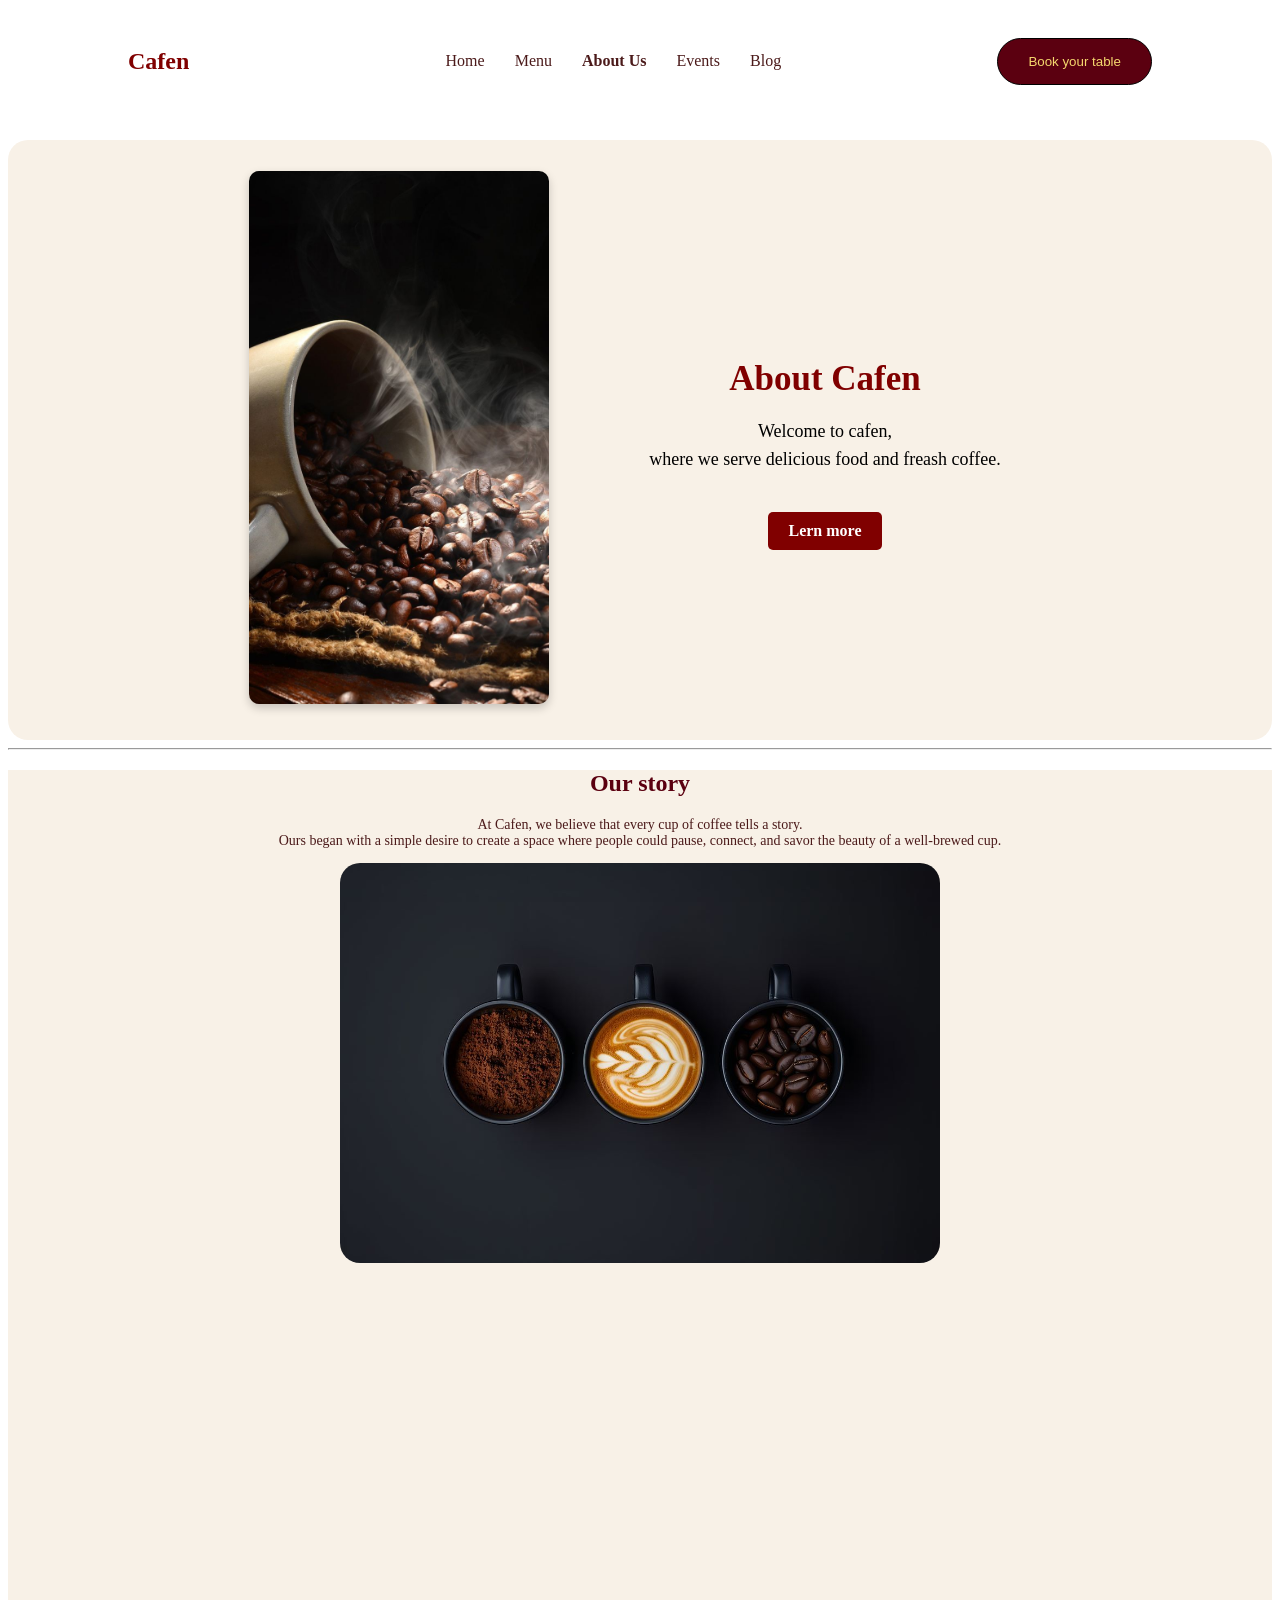
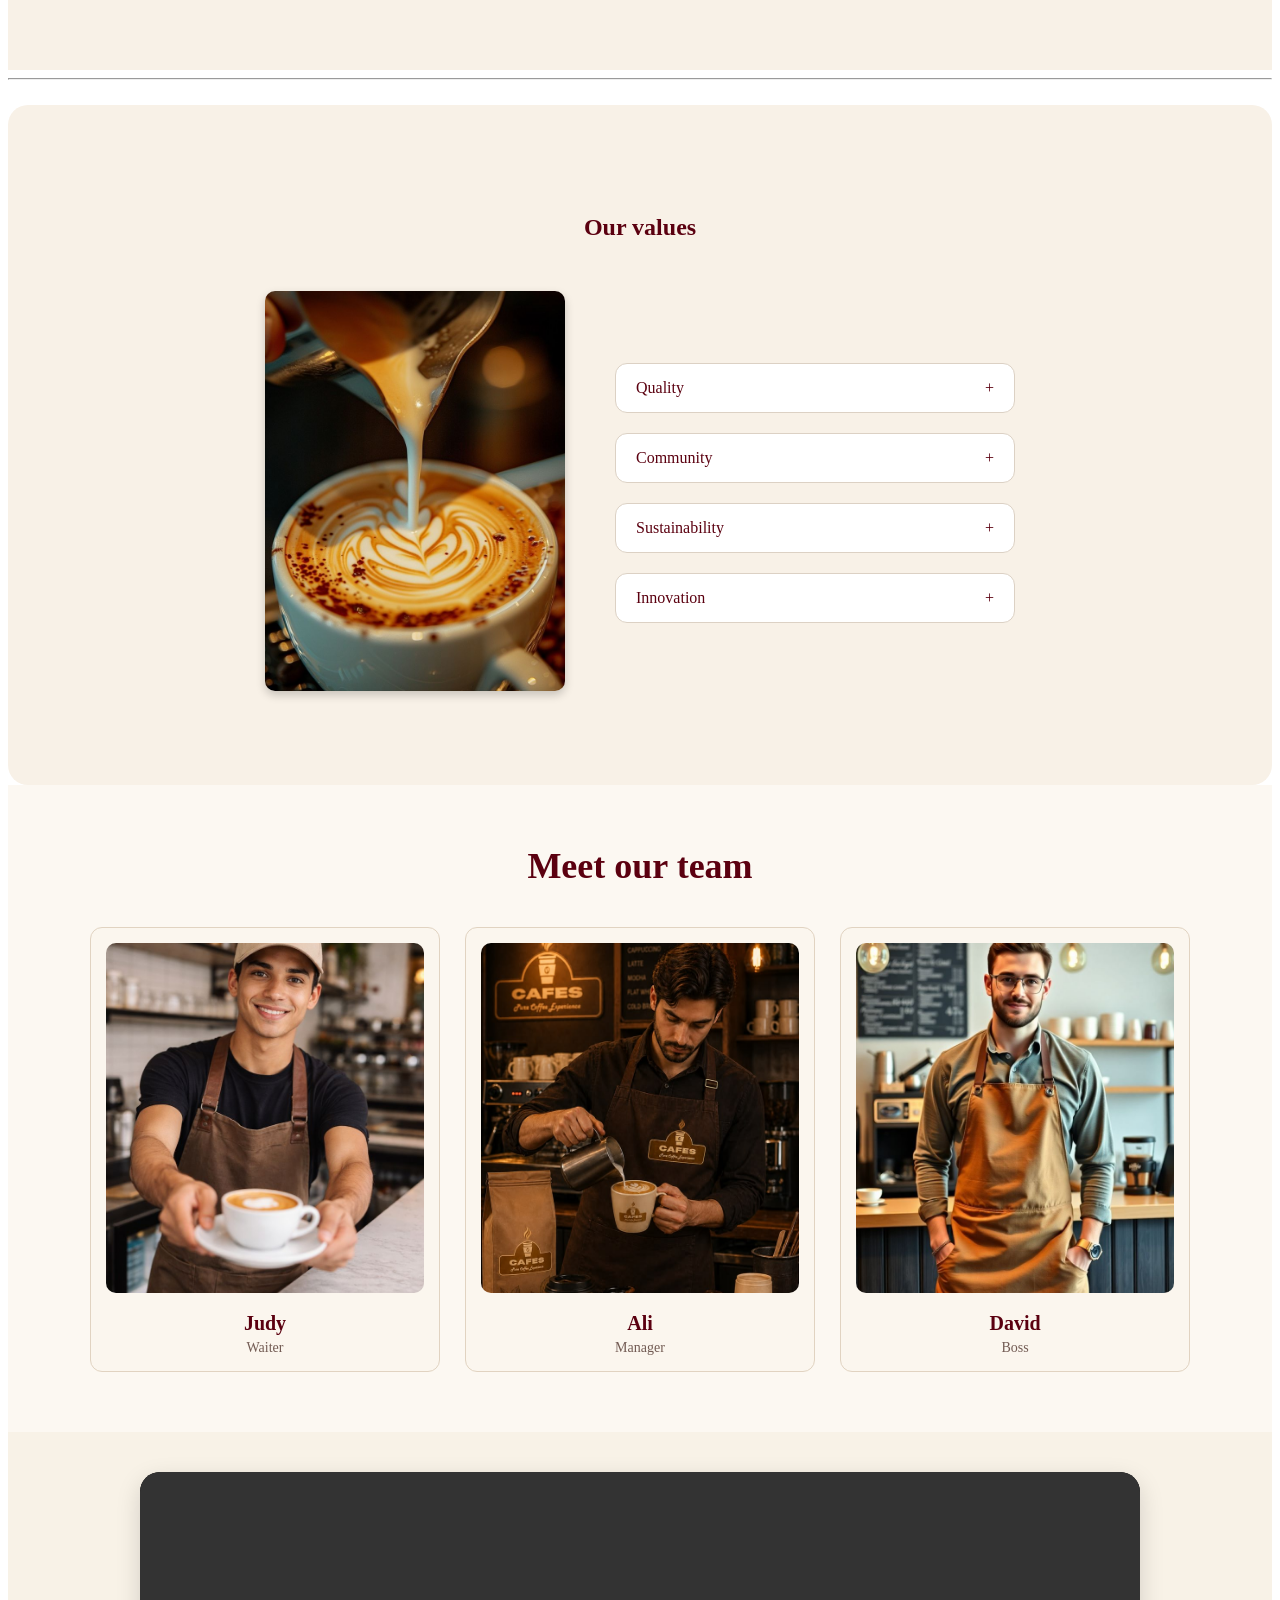
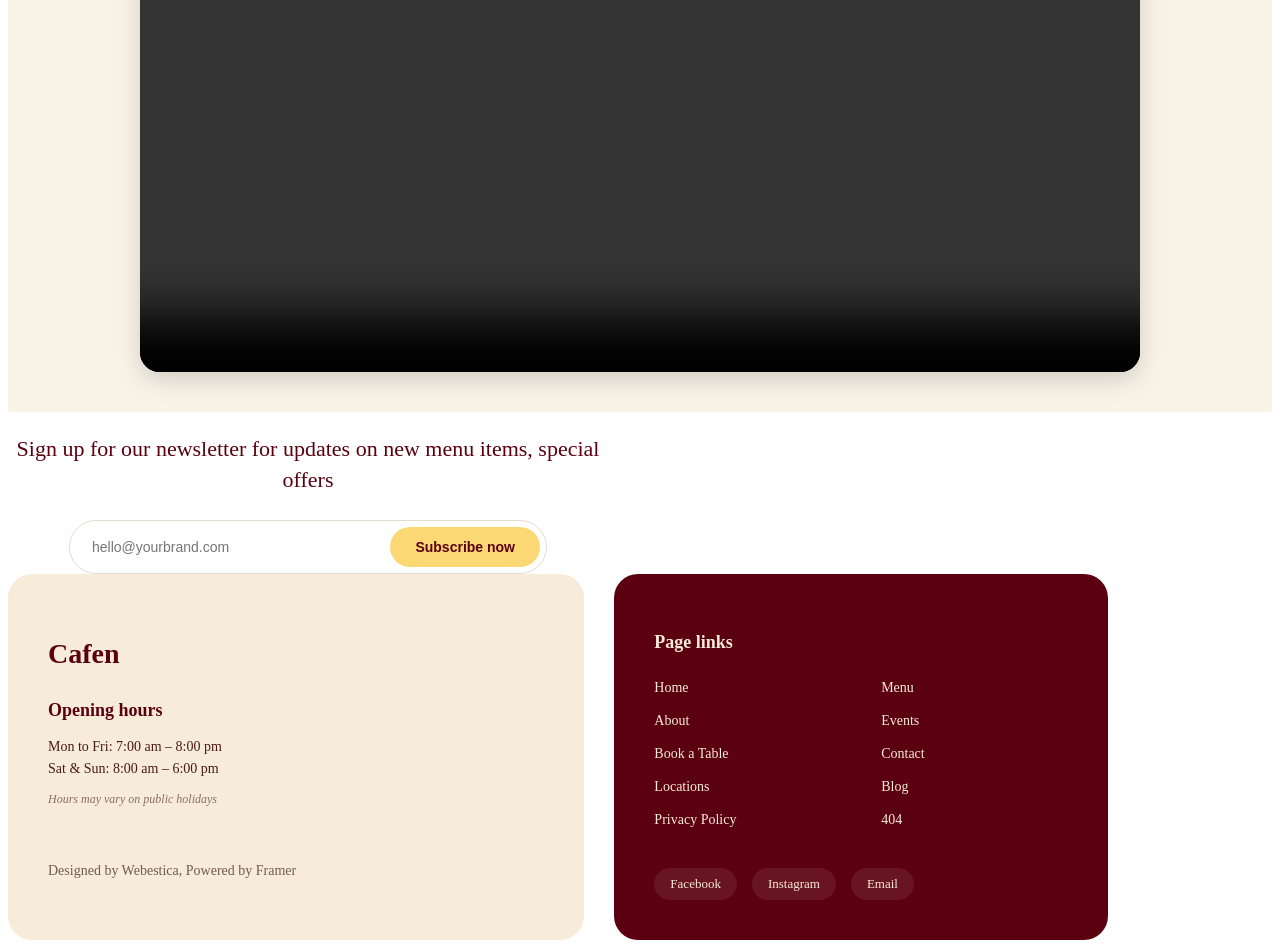
<file: About.html>
<!DOCTYPE html>
<html lang="en">
<head>
	<meta charset="UTF-8">
	<meta name="viewport" content="width=device-width, initial-scale=1.0">
	<title>About us</title>
	<link rel="stylesheet" href="About.css">
</head>
<body>
	<section class="container">
        <h1>Cafen</h1>
        <nav>
            <ul>
                <li><a href="index.html" alt="Home">Home</a></li>
                <li><a href="Menu.html">Menu</a></li>
                <li><a href="About.html" alt="About Us"><b>About Us</b></a></li>
                <li><a href="Events.html">Events</a></li>
                <li><a href="Blog.html">Blog</a></li>
            </ul>
        </nav>
        <a href="Book table.html">
        <button>Book your table</button>
        </a>
    </section>
	<section class="About">
		<div class="About-image">
            <img src="/image/download.jpg" alt="About Caffen">

              
		</div>
		<div class="About-content">
      <h2>About Cafen</h2>
      <p>Welcome to cafen,<br>
         where we serve delicious food and freash coffee.</p>    
         <a href="moreabutus.html">Lern more</a>
		</div>
	</section>
    <hr>
    <section class="mubarek">

        <div class="mubareko">
            <h1>Our story</h1>
            <p>At Cafen, we believe that every cup of coffee tells a story.<br> Ours began with a simple desire to create a space where people could pause, connect, and savor the beauty of a well-brewed cup.</p>
        </div>
        <div class="num">

        </div>
        <div class="mobie">
          <img src="/image/COFFEE.jpg" alt="COFFEE" width="600px" height="400px">
        </div>
    </section>
    <hr>
   <section class="our-valus"> 
    <div class="our-heading">
        <h1>Our values</h1>
    </div>


    <div class="valus-content">
        <div class="our-image">
            <img src="/image/download9.jpg" alt="coffee">
        </div>
        
        <div class="our-buttons">
            <div class="our-buttons-v"><summary>Quality</summary><span>+</span></div>
            <div class="our-buttons-v"><summary>Community</summary><span>+</span></div>
            <div class="our-buttons-v"><summary>Sustainability</summary><span>+</span></div>
            <div class="our-buttons-v"><summary>Innovation</summary><span>+</span></div>
        </div>
    </div>
</section>
<section class="container-card">
    <h1>Meet our team</h1>

    <div class="cards-wrapper">
        
        <div class="card">
            <div class="card-image">
                <img src="/image/your coffee sir.jpg" alt="coffee">
            </div>
            <h2>Judy</h2>
            <small>Waiter</small>
        </div>

        <div class="card">
            <div class="card-image">
                <img src="/image/✨ Logo Design Showcase ✨ Proud to present one of my latest logo designs 🎨 This project was crafted.jpg" alt="coffee">
            </div>
            <h2>Ali</h2>
            <small>Manager</small>
        </div>

        <div class="card">
            <div class="card-image">
                <img src="/image/Stylish Barista_ The Art of Minimalism.jpg" alt="coffee">
            </div>
            <h2>David</h2>
            <small>Boss</small>
        </div>

    </div>
</section>
<section class="media">
    <div class="media-image">
        <video  autoplay muted controls>
            <source src="/image/mmmm.mp4" >
        </video>
    </div>
</section>
   <footer class="cafen-footer">
  <div class="newsletter">
    <p>Sign up for our newsletter for updates on new menu items, special offers</p>
    <form>
      <input type="email" placeholder="hello@yourbrand.com">
      <button type="https://mail.google.com">Subscribe now</button>
    </form>
  </div>

  <div class="footer-main">
    <div class="footer-info">
      <h2 class="logo">Cafen</h2>
      <h4>Opening hours</h4>
      <p>Mon to Fri: 7:00 am – 8:00 pm<br>
         Sat & Sun: 8:00 am – 6:00 pm<br>
         <em>Hours may vary on public holidays</em></p>
      <p class="credits">Designed by Webestica, Powered by Framer</p>
    </div>

    <!-- Right: Links -->
    <div class="footer-links">
      <h3>Page links</h3>
      <ul>
        <li><a href="index.html">Home</a></li>
        <li><a href="Menu.html">Menu</a></li>
        <li><a href="About.html">About</a></li>
        <li><a href="Events.html">Events</a></li>
        <li><a href="https://www.jumia.co.ke/mlp-book-shelves/">Book a Table</a></li>
        <li><a href="Contenr.html">Contact</a></li>
        <li><a href="location.html">Locations</a></li>
        <li><a href="Blog.html">Blog</a></li>
        <li><a href="Prcy.html">Privacy Policy</a></li>
        <li><a href="404.html">404</a></li>
      </ul>
      <div class="social">
        <a href="https://facebook.com">Facebook</a>
        <a href="https://instagram.com">Instagram</a>
        <a href="mailto:your-email@gmail.com">Email</a>
      </div>
    </div>
  </div>
</footer>
</file>
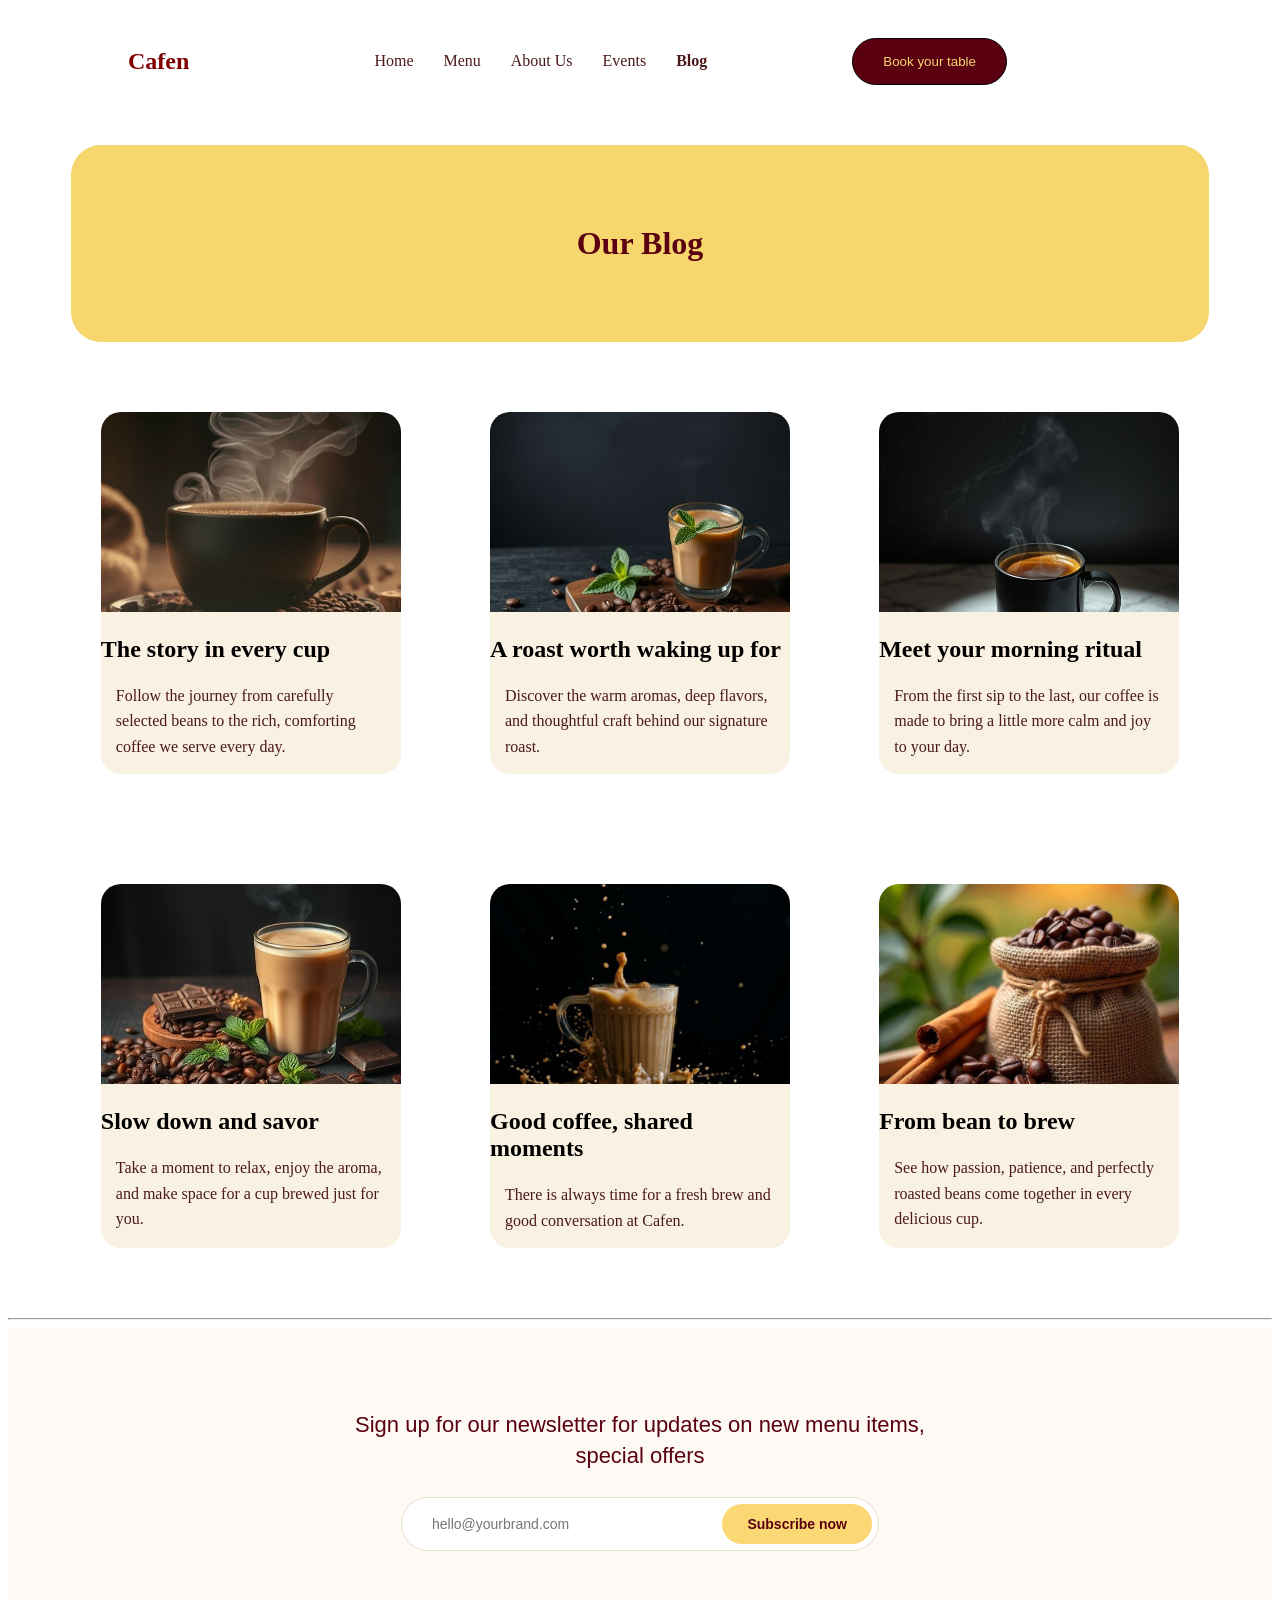
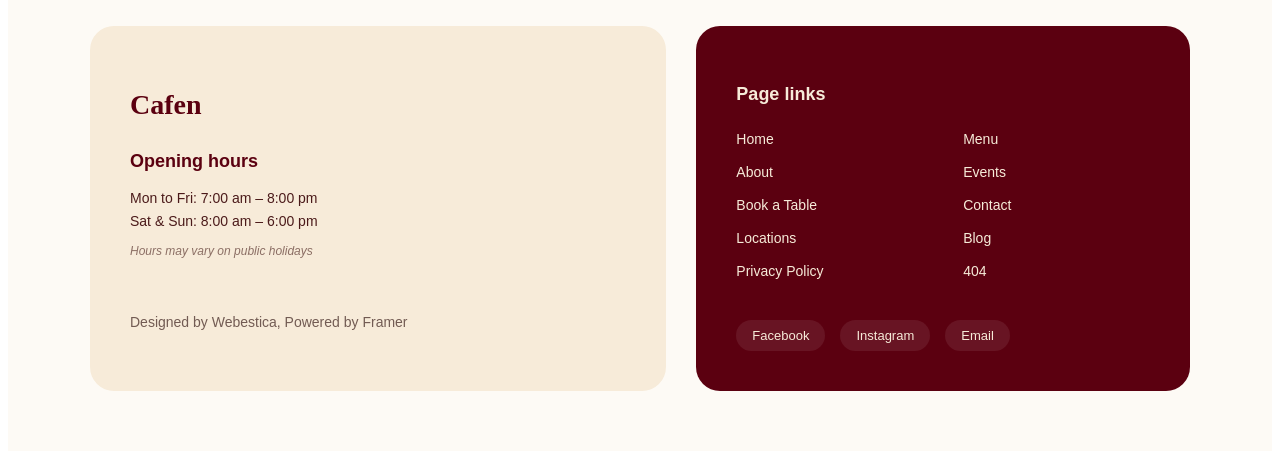
<file: Blog.html>
<!DOCTYPE html>
<html lang="en">
<head>
    <meta charset="UTF-8">
    <meta name="viewport" content="width=device-width, initial-scale=1.0">
    <title>Blog</title>
    <link rel="stylesheet" href="Blog.css">
</head>
<body>
    <section class="container">
        <h1>Cafen</h1>
        <nav>
            <ul>
                <li><a href="index.html" alt="Home">Home</a></li>
                <li><a href="Menu.html">Menu</a></li>
                <li><a href="About.html" alt="About Us">About Us</a></li>
                <li><a href="Events.html">Events</a></li>
                <li><a href="Blog.html"><b>Blog</b></a></li>
            </ul>
        </nav>
        <button type="https://www.jumia.co.ke/mlp-book-shelves/">Book your table</button><br>
        
    </section>
     <div class="Blog">
            <h1>Our Blog</h1>
        </div>
    <section class="Blog-container">
   
        <div class="Blog-image">
            <img src="/image/download1.jpg" alt="coffee">
            <h2>The story in every cup</h2>
            <p>Follow the journey from carefully selected beans to the rich, comforting coffee we serve every day.</p>
        </div>
        <div class="Blog-image">
            <img src="/image/coffeedawnloD.jpeg" alt="coffee">
            <h2>A roast worth waking up for</h2>
            <p>Discover the warm aromas, deep flavors, and thoughtful craft behind our signature roast.</p>
        </div>
        <div class="Blog-image">
            <img src="/image/cokkfee.jpeg" alt="cokkefe">
            <h2>Meet your morning ritual</h2>
            <p>From the first sip to the last, our coffee is made to bring a little more calm and joy to your day.</p>
        </div>
        <div class="Blog-image">
            <img src="/image/download2.jpg" alt="coffeeeeee">
            <h2>Slow down and savor</h2>
            <p>Take a moment to relax, enjoy the aroma, and make space for a cup brewed just for you.</p>
        </div>
        <div class="Blog-image">
            <img src="/image/download3.jpg" alt="dawnload image coffe">
            <h2>Good coffee, shared moments</h2>
            <p>There is always time for a fresh brew and good conversation at Cafen.</p>
        </div>
        <div class="Blog-image">
            <img src="/image/Cafea boabe.jpg" alt="cogA">
            <h2>From bean to brew</h2>
            <p>See how passion, patience, and perfectly roasted beans come together in every delicious cup.</p>
        </div>
        </section>
        <hr>
       <footer class="cafen-footer">
  <div class="newsletter">
    <p>Sign up for our newsletter for updates on new menu items, special offers</p>
    <form>
      <input type="email" placeholder="hello@yourbrand.com">
      <button type="https://mail.google.com">Subscribe now</button>
    </form>
  </div>

  <div class="footer-main">
    <div class="footer-info">
      <h2 class="logo">Cafen</h2>
      <h4>Opening hours</h4>
      <p>Mon to Fri: 7:00 am – 8:00 pm<br>
         Sat & Sun: 8:00 am – 6:00 pm<br>
         <em>Hours may vary on public holidays</em></p>
      <p class="credits">Designed by Webestica, Powered by Framer</p>
    </div>

    <div class="footer-links">
      <h3>Page links</h3>
      <ul>
        <li><a href="index.html">Home</a></li>
        <li><a href="Menu.html">Menu</a></li>
        <li><a href="About.html">About</a></li>
        <li><a href="Events.html">Events</a></li>
        <li><a href="#">Book a Table</a></li>
        <li><a href="Contenr.html">Contact</a></li>
        <li><a href="#">Locations</a></li>
        <li><a href="Blog.html">Blog</a></li>
        <li><a href="Prcy.html">Privacy Policy</a></li>
        <li><a href="404.html">404</a></li>
      </ul>
      <div class="social">
        <a href="https://facebook.com">Facebook</a>
        <a href="https://instagram.com">Instagram</a>
        <a href="mailto:your-email@gmail.com">Email</a>
      </div>
    </div>
  </div>
</footer>
</file>
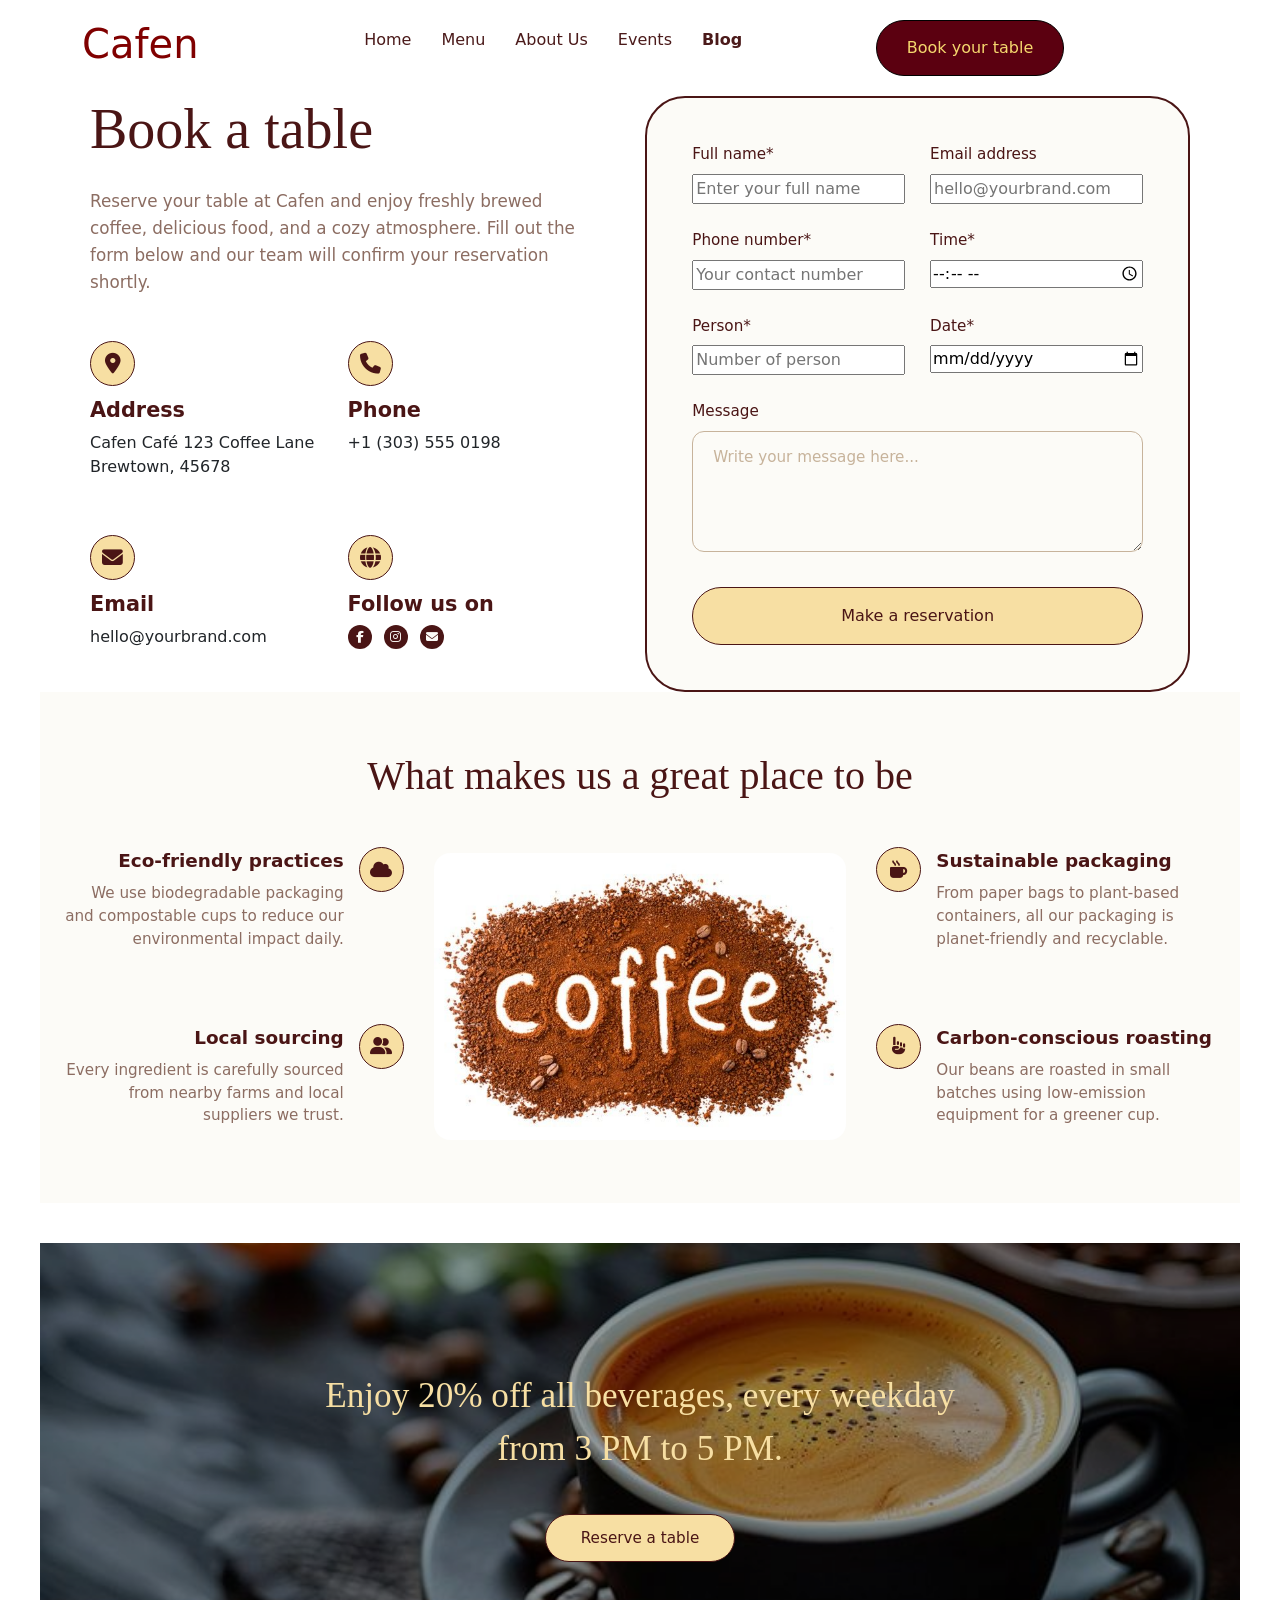
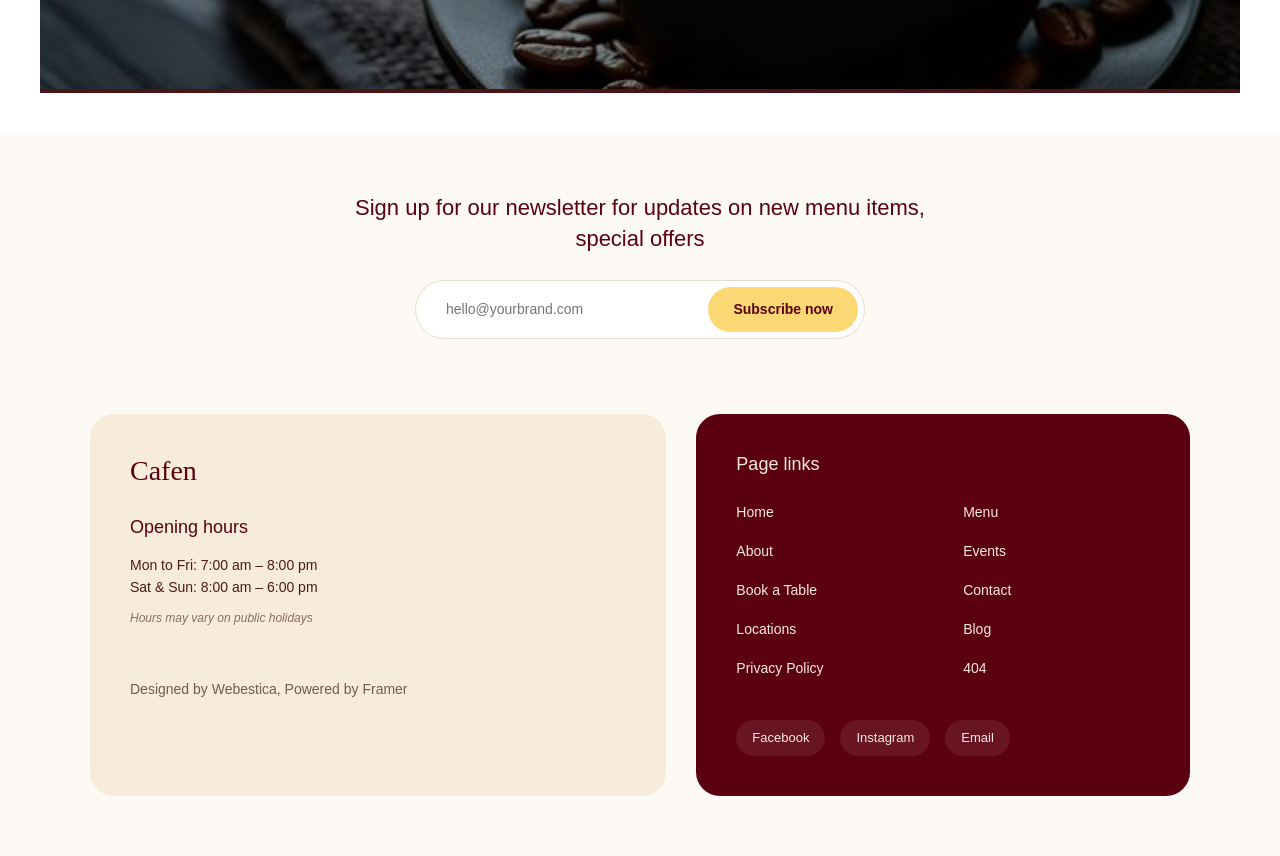
<file: Book table.html>
<!DOCTYPE html>
<html lang="en">
<head>
    <meta charset="UTF-8">
    <meta name="viewport" content="width=device-width, initial-scale=1.0">
    <title>Book table</title>
    <link rel="stylesheet" href="Book table.css">
     <link rel="stylesheet" href="https://cdnjs.cloudflare.com/ajax/libs/font-awesome/6.7.2/css/all.min.css">
     <script src="https://cdn.jsdelivr.net/npm/bootstrap@5.3.8/dist/js/bootstrap.bundle.min.js" integrity="sha384-FKyoEForCGlyvwx9Hj09JcYn3nv7wiPVlz7YYwJrWVcXK/BmnVDxM+D2scQbITxI" crossorigin="anonymous"></script>
     <link href="https://cdn.jsdelivr.net/npm/bootstrap@5.3.8/dist/css/bootstrap.min.css" rel="stylesheet" integrity="sha384-sRIl4kxILFvY47J16cr9ZwB07vP4J8+LH7qKQnuqkuIAvNWLzeN8tE5YBujZqJLB" crossorigin="anonymous">
</head>
<body>
      <section class="container">
        <h1>Cafen</h1>
        <nav>
            <ul>
                <li><a href="index.html" alt="Home">Home</a></li>
                <li><a href="Menu.html">Menu</a></li>
                <li><a href="About.html" alt="About Us">About Us</a></li>
                <li><a href="Events.html">Events</a></li>
                <li><a href="Blog.html"><b>Blog</b></a></li>
            </ul>
        </nav>
        <button type="https://www.jumia.co.ke/mlp-book-shelves/">Book your table</button><br>
        
    </section>
    <section class="booking-section">
    <div class="booking-container">
        <div class="booking-info">
            <h1>Book a table</h1>
            <p>Reserve your table at Cafen and enjoy freshly brewed coffee, delicious food, and a cozy atmosphere. Fill out the form below and our team will confirm your reservation shortly.</p>
            
            <div class="info-grid">
                <div class="info-item">
                    <div class="icon-box">
                        <i class="fa-solid fa-location-dot"></i>
                    </div>
                    <div>
                        <h3>Address</h3>
                        <p>Cafen Café 123 Coffee Lane Brewtown, 45678</p>
                    </div>
                </div>

                <div class="info-item">
                    <div class="icon-box">
                        <i class="fa-solid fa-phone"></i>
                    </div>
                    <div>
                        <h3>Phone</h3>
                        <p>+1 (303) 555 0198</p>
                    </div>
                </div>
                <div class="info-item">
                    <div class="icon-box">
                        <i class="fa-solid fa-envelope"></i>
                    </div>
                    <div>
                        <h3>Email</h3>
                        <p>hello@yourbrand.com</p>
                    </div>
                </div>

                <div class="info-item">
                    <div class="icon-box">
                        <i class="fa-solid fa-semibold fa-globe"></i>
                    </div>
                    <div>
                        <h3>Follow us on</h3>
                        <div class="social-icons">
                            <a href="https://facebook.com">
                                <i class="fa-brands fa-facebook-f"></i>
                            </a>
                            <a href="https://instagram.com">
                                <i class="fa-brands fa-instagram"></i>
                            </a>
                            <a href="mailto:your-email@gmail.com">
                                <i class="fa-solid fa-envelope"></i>
                            </a>
                        </div>
                    </div>
                </div>
            </div>
        </div>

        <form class="booking-form">
            <div class="form-row">
                <div class="form-group">
                    <label for="book-name">Full name*</label>
                    <input type="text" id="book-name" placeholder="Enter your full name" required>
                </div>
                <div class="form-group">
                    <label for="book-email">Email address</label>
                    <input type="email" id="book-email" placeholder="hello@yourbrand.com">
                </div>
            </div>

            <div class="form-row">
                <div class="form-group">
                    <label for="book-phone">Phone number*</label>
                    <input type="tel" id="book-phone" placeholder="Your contact number" required>
                </div>
                <div class="form-group">
                    <label for="book-time">Time*</label>
                    <input type="time" id="book-time" required>
                </div>
            </div>

            <div class="form-row">
                <div class="form-group">
                    <label for="book-persons">Person*</label>
                    <input type="number" id="book-persons" placeholder="Number of person" required>
                </div>
                <div class="form-group">
                    <label for="book-date">Date*</label>
                    <input type="date" id="book-date" required>
                </div>
            </div>

            <div class="form-group full-width">
                <label for="book-message">Message</label>
                <textarea id="book-message" rows="4" placeholder="Write your message here..."></textarea>
            </div>

            <button type="submit" class="reserve-btn">Make a reservation</button>
        </form>
    </div>
</section>
<section class="features-section">
    <h2 class="features-title">What makes us a great place to be</h2>
    
    <div class="features-container">
        <div class="features-column column-left">
            <div class="feature-item">
                <div class="feature-text">
                    <h3>Eco-friendly practices</h3>
                    <p>We use biodegradable packaging and compostable cups to reduce our environmental impact daily.</p>
                </div>
                <div class="feature-icon">
                    <i class="fa-solid fa-cloud"></i>
                </div>
            </div>

            <div class="feature-item">
                <div class="feature-text">
                    <h3>Local sourcing</h3>
                    <p>Every ingredient is carefully sourced from nearby farms and local suppliers we trust.</p>
                </div>
                <div class="feature-icon">
                    <i class="fa-solid fa-user-group"></i>
                </div>
            </div>
        </div>

        <div class="features-image-wrapper">
            <img src="image2/bestcoooofffeeee.jpg" alt="Fresh espresso pouring into glass cups">
        </div>

        <div class="features-column column-right">
            <div class="feature-item">
                <div class="feature-icon">
                    <i class="fa-solid fa-semibold fa-mug-hot"></i>
                </div>
                <div class="feature-text">
                    <h3>Sustainable packaging</h3>
                    <p>From paper bags to plant-based containers, all our packaging is planet-friendly and recyclable.</p>
                </div>
            </div>

            <div class="feature-item">
                <div class="feature-icon">
                    <i class="fa-solid fa-hand-point-up"></i>
                </div>
                <div class="feature-text">
                    <h3>Carbon-conscious roasting</h3>
                    <p>Our beans are roasted in small batches using low-emission equipment for a greener cup.</p>
                </div>
            </div>
        </div>
    </div>
</section>
<section class="promo-banner">
    <img src="/download15.jpg" alt="Coffee pouring background" class="promo-bg-img">
    
    <div class="promo-overlay">
        <h2 class="promo-text">Enjoy 20% off all beverages, every weekday from 3 PM to 5 PM.</h2>
        <a href="Book table.html" class="promo-btn">Reserve a table</a>
    </div>
</section>
       <footer class="cafen-footer">
  <div class="newsletter">
    <p>Sign up for our newsletter for updates on new menu items, special offers</p>
    <form>
      <input type="email" placeholder="hello@yourbrand.com">
      <button type="https://mail.google.com">Subscribe now</button>
    </form>
  </div>

  <div class="footer-main">
    <div class="footer-info">
      <h2 class="logo">Cafen</h2>
      <h4>Opening hours</h4>
      <p>Mon to Fri: 7:00 am – 8:00 pm<br>
         Sat & Sun: 8:00 am – 6:00 pm<br>
         <em>Hours may vary on public holidays</em></p>
      <p class="credits">Designed by Webestica, Powered by Framer</p>
    </div>

    <div class="footer-links">
      <h3>Page links</h3>
      <ul>
        <li><a href="index.html">Home</a></li>
        <li><a href="Menu.html">Menu</a></li>
        <li><a href="About.html">About</a></li>
        <li><a href="Events.html">Events</a></li>
        <li><a href="#">Book a Table</a></li>
        <li><a href="Contenr.html">Contact</a></li>
        <li><a href="#">Locations</a></li>
        <li><a href="Blog.html">Blog</a></li>
        <li><a href="Prcy.html">Privacy Policy</a></li>
        <li><a href="404.html">404</a></li>
      </ul>
      <div class="social">
        <a href="https://facebook.com">Facebook</a>
        <a href="https://instagram.com">Instagram</a>
        <a href="mailto:your-email@gmail.com">Email</a>
      </div>
    </div>
  </div>
</footer>
</file>
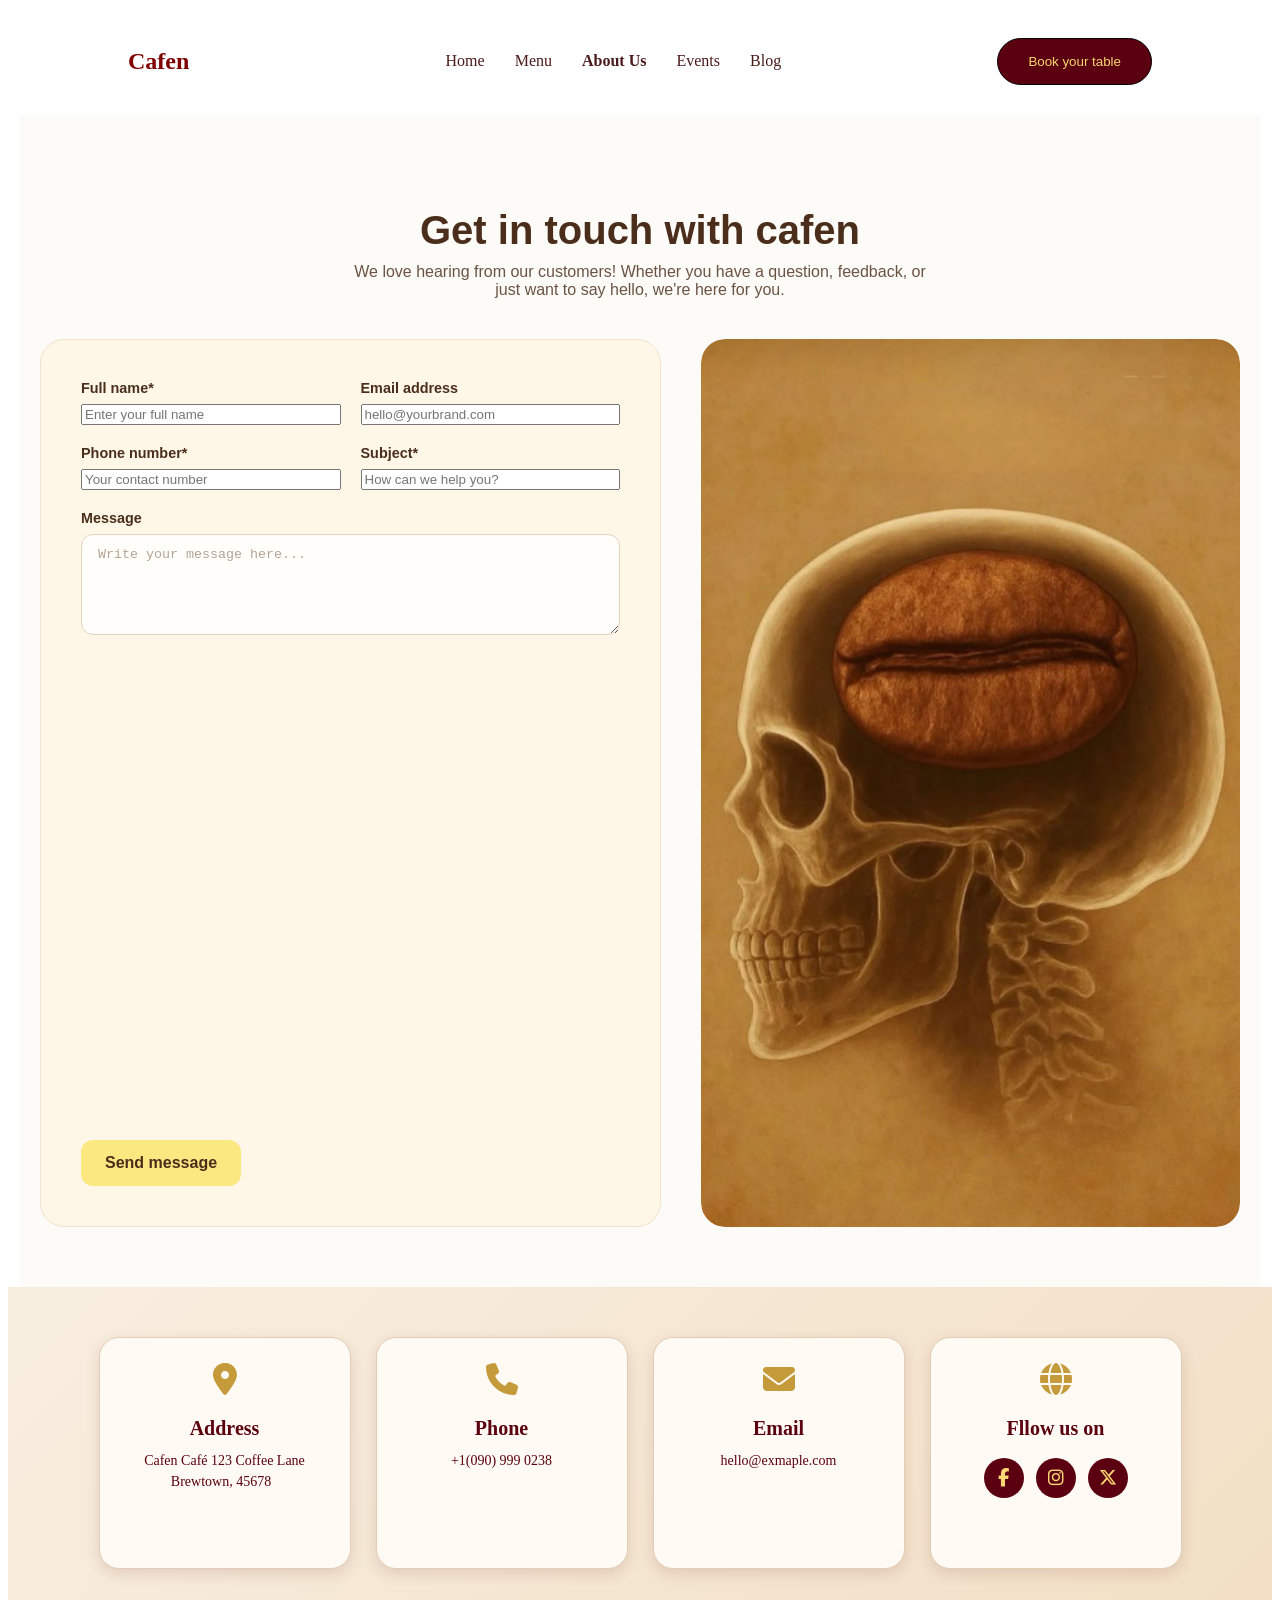
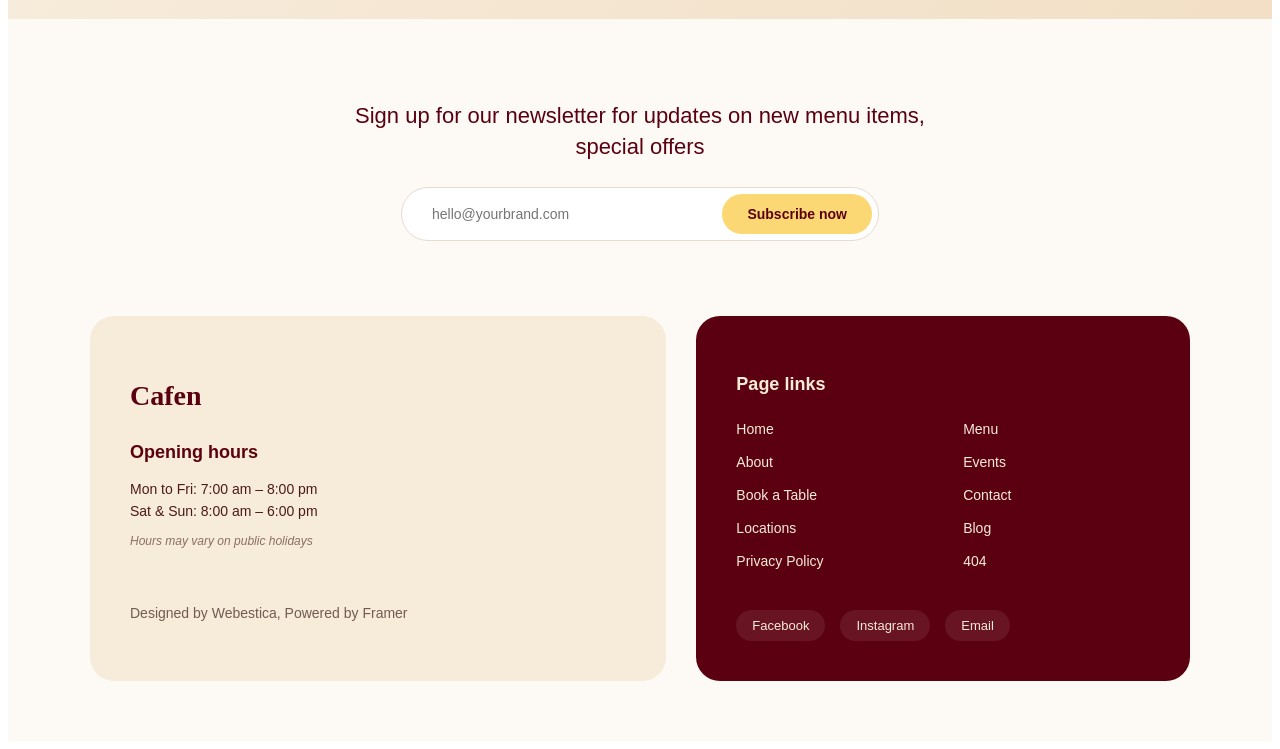
<file: Contenr.html>
<!DOCTYPE html>
<html lang="en">
<head>
    <meta charset="UTF-8">
    <meta name="viewport" content="width=device-width, initial-scale=1.0">
    <title>Content</title>
    <link rel="stylesheet" href="Content.css">
     <link rel="stylesheet" href="https://cdnjs.cloudflare.com/ajax/libs/font-awesome/6.7.2/css/all.min.css">

</head>
<body>
    <section class="container">
        <h1>Cafen</h1>
        <nav>
            <ul>
                <li><a href="index.html" alt="Home">Home</a></li>
                <li><a href="Menu.html">Menu</a></li>
                <li><a href="About.html" alt="About Us"><b>About Us</b></a></li>
                <li><a href="Events.html">Events</a></li>
                <li><a href="Blog.html">Blog</a></li>
            </ul>
        </nav>
        <button>Book your table</button>
    </section>
    <section class="contact-section">
    <div class="contact-header">
        <h1>Get in touch with cafen</h1>
        <p>We love hearing from our customers! Whether you have a question, feedback, or just want to say hello, we're here for you.</p>
    </div>

    <div class="contact-container">
        <form class="contact-form">
            <div class="form-row">
                <div class="form-group">
                    <label for="fullname">Full name*</label>
                    <input type="text" id="fullname" placeholder="Enter your full name" required>
                </div>
                <div class="form-group">
                    <label for="email">Email address</label>
                    <input type="email" id="email" placeholder="hello@yourbrand.com">
                </div>
            </div>

            <div class="form-row">
                <div class="form-group">
                    <label for="phone">Phone number*</label>
                    <input type="tel" id="phone" placeholder="Your contact number" required>
                </div>
                <div class="form-group">
                    <label for="subject">Subject*</label>
                    <input type="text" id="subject" placeholder="How can we help you?" required>
                </div>
            </div>

            <div class="form-group full-width">
                <label for="message">Message</label>
                <textarea id="message" rows="5" placeholder="Write your message here..."></textarea>
            </div>

            <button type="submit" class="submit-btn">Send message</button>
        </form>

        <div class="contact-image">
            <img src="/image/yourmind.jpeg" alt="Cafe worker holding a glass">
        </div>
    </div>
</section>
<section class="container-icons">
    <div class="icon">
    <i class="fa-solid fa-location-dot"></i>
    <h2>Address</h2>
    <a href="https://www.google.com/maps/@-1.3139968,36.7853568,14z?entry=ttu&g_ep=EgoyMDI2MDgxOS4wIKXMDSoASAFQAw">
    <p>Cafen Café 123 Coffee Lane Brewtown, 45678  </p>
    </a>
    </div>
    <div class="icon">
        <i class="fa-solid fa-phone"></i>
        <h2>Phone</h2>
        <a href="https://www.google.com/maps/@-1.3139968,36.7853568,14z?entry=ttu&g_ep=EgoyMDI2MDgxOS4wIKXMDSoASAFQAw">
        <p>+1(090) 999 0238</p>
        </a>
    </div>
    <div class="icon">
        <i class="fa-solid fa-envelope"></i>
        <h2>Email</h2>
        <a href="https://accounts.google.co.ke">
            <p>hello@exmaple.com</p>
        </a>
    </div>
    <div class="icon">
        <i class="fa-solid fa-thin fa-globe"></i>
        <h2>Fllow us on</h2>
        <a href="https://www.facebook.com">
            <i class="fa-brands fa-facebook-f"></i>
        </a>
        <a href="https://www.instagram.com › accounts › login">
            <i class="fa-brands fa-instagram"></i>
        </a>
        <a href="https://x.com/">
            <i class="fa-brands fa-x-twitter"></i>
        </a>
    </div>
</section>
 <footer class="cafen-footer">
  <div class="newsletter">
    <p>Sign up for our newsletter for updates on new menu items, special offers</p>
    <form>
      <input type="email" placeholder="hello@yourbrand.com">
      <button type="https://mail.google.com">Subscribe now</button>
    </form>
  </div>

  <div class="footer-main">
    <div class="footer-info">
      <h2 class="logo">Cafen</h2>
      <h4>Opening hours</h4>
      <p>Mon to Fri: 7:00 am – 8:00 pm<br>
         Sat & Sun: 8:00 am – 6:00 pm<br>
         <em>Hours may vary on public holidays</em></p>
      <p class="credits">Designed by Webestica, Powered by Framer</p>
    </div>

    <div class="footer-links">
      <h3>Page links</h3>
      <ul>
        <li><a href="index.html">Home</a></li>
        <li><a href="Menu.html">Menu</a></li>
        <li><a href="About.html">About</a></li>
        <li><a href="Events.html">Events</a></li>
        <li><a href="#">Book a Table</a></li>
        <li><a href="Contenr.html">Contact</a></li>
        <li><a href="#">Locations</a></li>
        <li><a href="Blog.html">Blog</a></li>
        <li><a href="Prcy.html">Privacy Policy</a></li>
        <li><a href="404.html">404</a></li>
      </ul>
      <div class="social">
        <a href="https://facebook.com">Facebook</a>
        <a href="https://instagram.com">Instagram</a>
        <a href="mailto:your-email@gmail.com">Email</a>
      </div>
    </div>
  </div>
</footer>
</file>
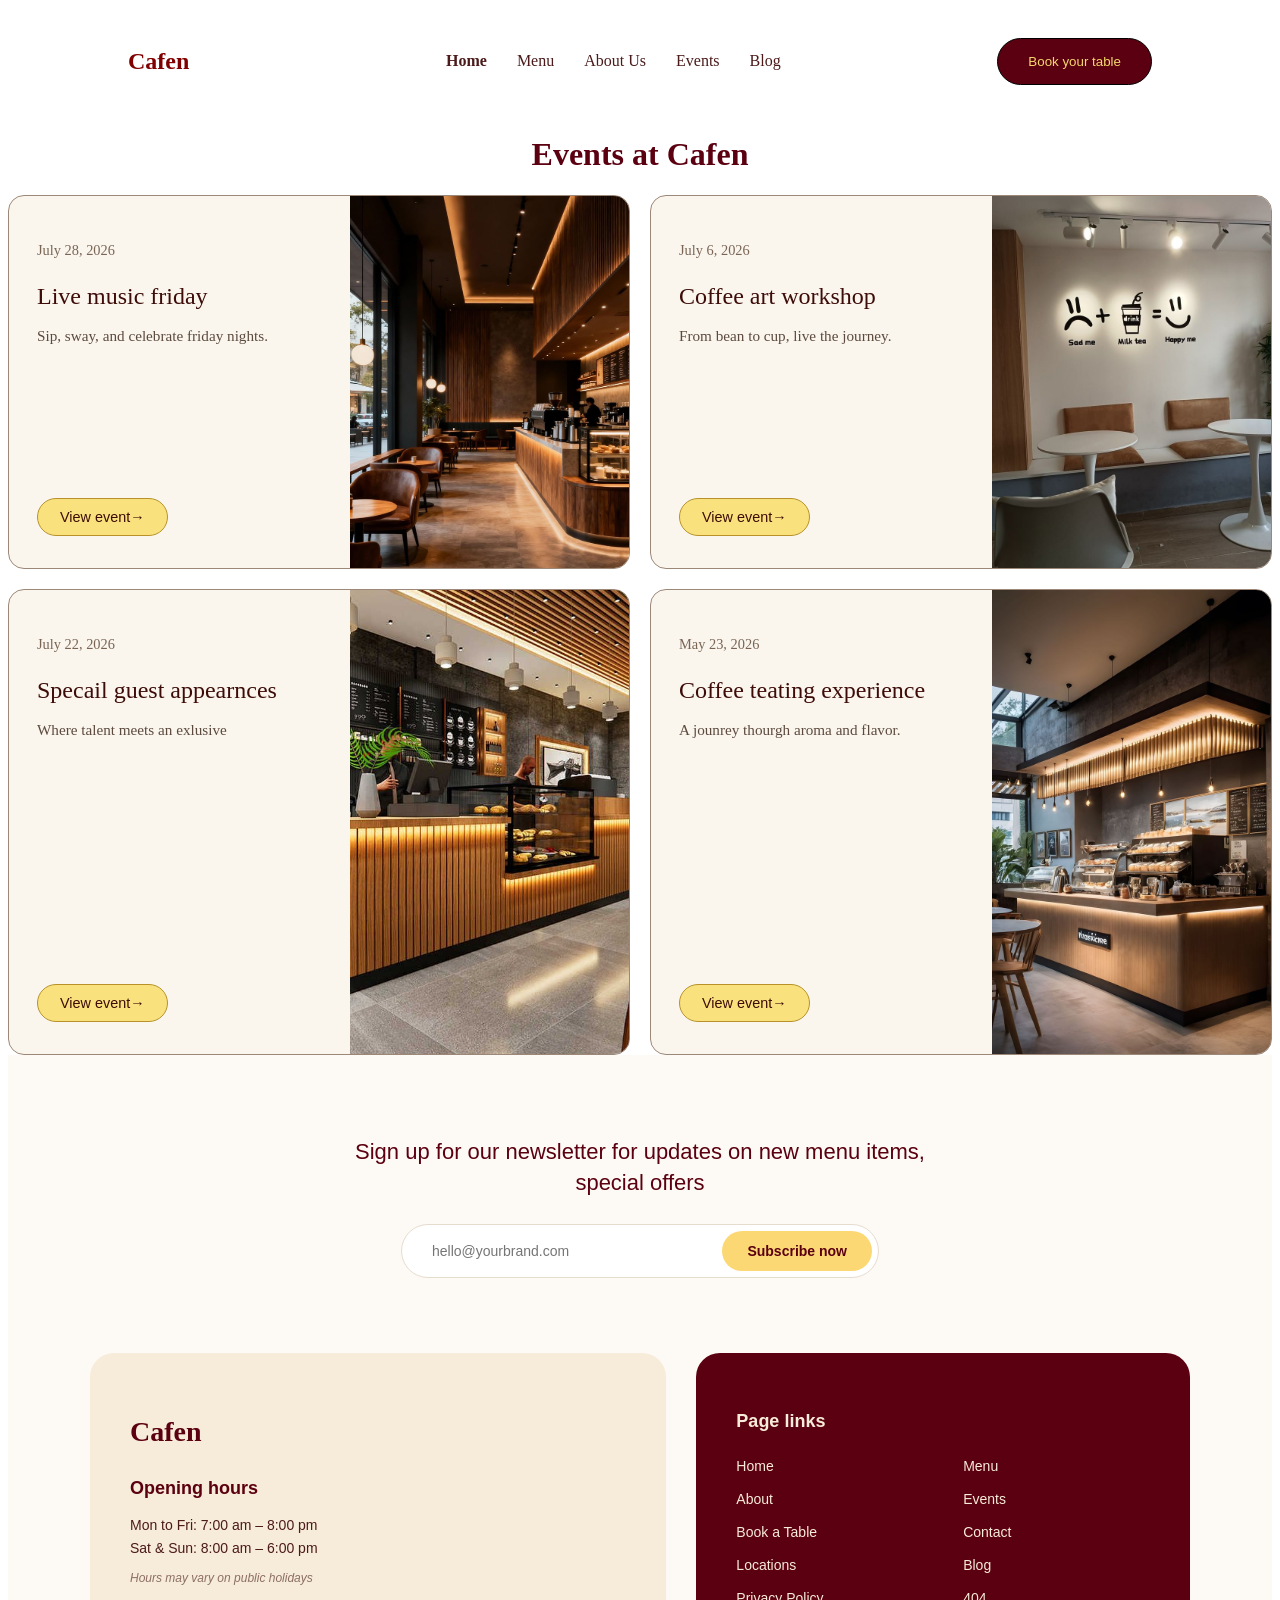
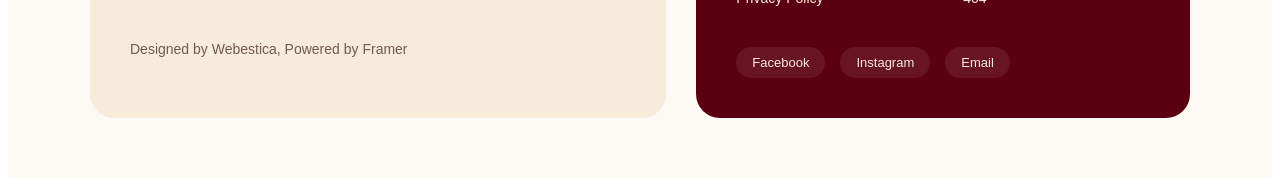
<file: Events.html>
<!DOCTYPE html>
<html lang="en">
<head>
    <meta charset="UTF-8">
    <meta name="viewport" content="width=device-width, initial-scale=1.0">
    <title>Evants</title>
    <link rel="stylesheet" href="Events.css">

</head>
<body>

    <section class="container">
        <h1>Cafen</h1>
        <nav>
            <ul>
                <li><a href="index.html" alt="Home"><b>Home</b></a></li>
                <li><a href="Menu.html">Menu</a></li>
                <li><a href="About.html" alt="About Us">About Us</a></li>
                <li><a href="Events.html">Events</a></li>
                <li><a href="Blog.html">Blog</a></li>
            </ul>
        </nav>
        <a href="Book table.html">
        <button>Book your table</button>
        </a>
    </section>
    <div class="mm">
    <h1>Events at Cafen</h1>

    </div>
     <section class="Evants">
  
  <div class="Evants-image">
    <div class="Evants-card">
      <div class="card-content">
        <p class="date">July 28, 2026</p>
        <h3>Live music friday</h3>
        <p class="desc">Sip, sway, and celebrate friday nights.</p>
      </div>
      <button>View event→</button>
    </div>
    <img src="image/cafebar.jpg" alt="cooffrr">
  </div>
  <div class="Evants-image">
    <div class="Evants-card">
      <div class="card-content">
        <p class="date">July 6, 2026</p>
        <h3>Coffee art workshop</h3>
        <p class="desc">From bean to cup,
            live the journey.</p>
      </div>
      <button>View event→</button>
    </div>
    <img src="image/download18.jpg" alt="cooffrr">
  </div>
   <div class="Evants-image">
    <div class="Evants-card">
      <div class="card-content">
        <p class="date">July 22, 2026</p>
        <h3>Specail guest appearnces</h3>
        <p class="desc">Where talent meets
               an exlusive</p>
      </div>
      <button>View event→</button>
    </div>
    <img src="image/download17.jpg" alt="cooffrr">
  </div>
   <div class="Evants-image">
    <div class="Evants-card">
      <div class="card-content">
        <p class="date">May 23, 2026</p>
        <h3>Coffee teating experience</h3>
        <p class="desc">A jounrey thourgh 
            aroma and flavor.</p>
      </div>
      <button>View event→</button>
    </div>
    <img src="image/download16.jpg" alt="cooffrr">
  </div>
</section>
<footer class="cafen-footer">
  <div class="newsletter">
    <p>Sign up for our newsletter for updates on new menu items, special offers</p>
    <form>
      <input type="email" placeholder="hello@yourbrand.com">
      <button type="https://mail.google.com">Subscribe now</button>
    </form>
  </div>

  <div class="footer-main">
    <div class="footer-info">
      <h2 class="logo">Cafen</h2>
      <h4>Opening hours</h4>
      <p>Mon to Fri: 7:00 am – 8:00 pm<br>
         Sat & Sun: 8:00 am – 6:00 pm<br>
         <em>Hours may vary on public holidays</em></p>
      <p class="credits">Designed by Webestica, Powered by Framer</p>
    </div>

    <div class="footer-links">
      <h3>Page links</h3>
      <ul>
        <li><a href="index.html">Home</a></li>
        <li><a href="Menu.html">Menu</a></li>
        <li><a href="About.html">About</a></li>
        <li><a href="Events.html">Events</a></li>
        <li><a href="#">Book a Table</a></li>
        <li><a href="Contenr.html">Contact</a></li>
        <li><a href="#">Locations</a></li>
        <li><a href="Blog.html">Blog</a></li>
        <li><a href="Prcy.html">Privacy Policy</a></li>
        <li><a href="404.html">404</a></li>
      </ul>
      <div class="social">
        <a href="https://facebook.com">Facebook</a>
        <a href="https://instagram.com">Instagram</a>
        <a href="mailto:your-email@gmail.com">Email</a>
      </div>
    </div>
  </div>
</footer>
</file>
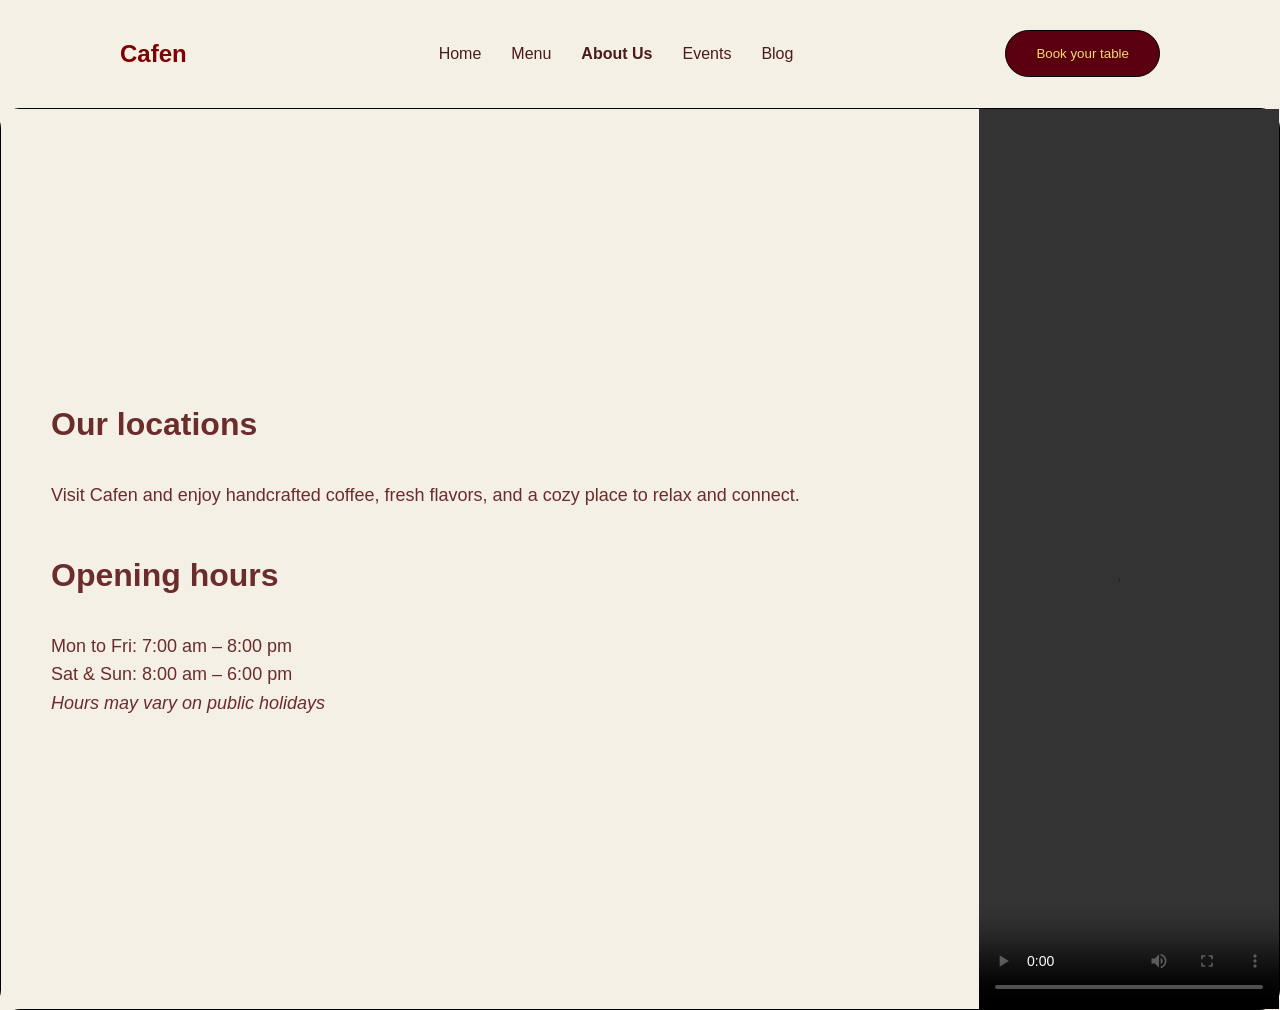
<file: location.html>
<!DOCTYPE html>
<html lang="en">
<head>
    <meta charset="UTF-8">
    <meta name="viewport" content="width=device-width, initial-scale=1.0">
    <title>Location</title>
    <link rel="stylesheet" href="location.css">
</head>
<body>
          <section class="container">
        <h1>Cafen</h1>
        <nav>
            <ul>
                <li><a href="index.html" alt="Home">Home</a></li>
                 <li><a href="Menu.html">Menu</a></li>
                  <li><a href="About.html" alt="About Us"><b>About Us</b></a></li>
                 <li><a href="Events.html">Events</a></li>
                <li><a href="Blog.html">Blog</a></li>
            </ul>
        </nav>
        <a href="Book table.html">
        <button>Book your table</button>
        </a>
    </section>
    <!DOCTYPE html>
<html lang="en">
<head>
  <meta charset="UTF-8">
  <title>Cafen Locations</title>
</head>
<body>
  <section class="locations-section">
    <div class="text-side">
      <h2>Our locations</h2>
      <p>Visit Cafen and enjoy handcrafted coffee, fresh flavors, and a cozy place to relax and connect.</p>

      <h2>Opening hours</h2>
      <p>
        Mon to Fri: 7:00 am – 8:00 pm<br>
        Sat & Sun: 8:00 am – 6:00 pm<br>
        <em>Hours may vary on public holidays</em>
      </p>
    </div

    <div class="image-side">
        <video controls autoplay>
            <source src="15124611_2560_1440_30fps.mp4">
        </video>
    </div>
  </section>
</body>
</html>

</body>
</html>
</file>
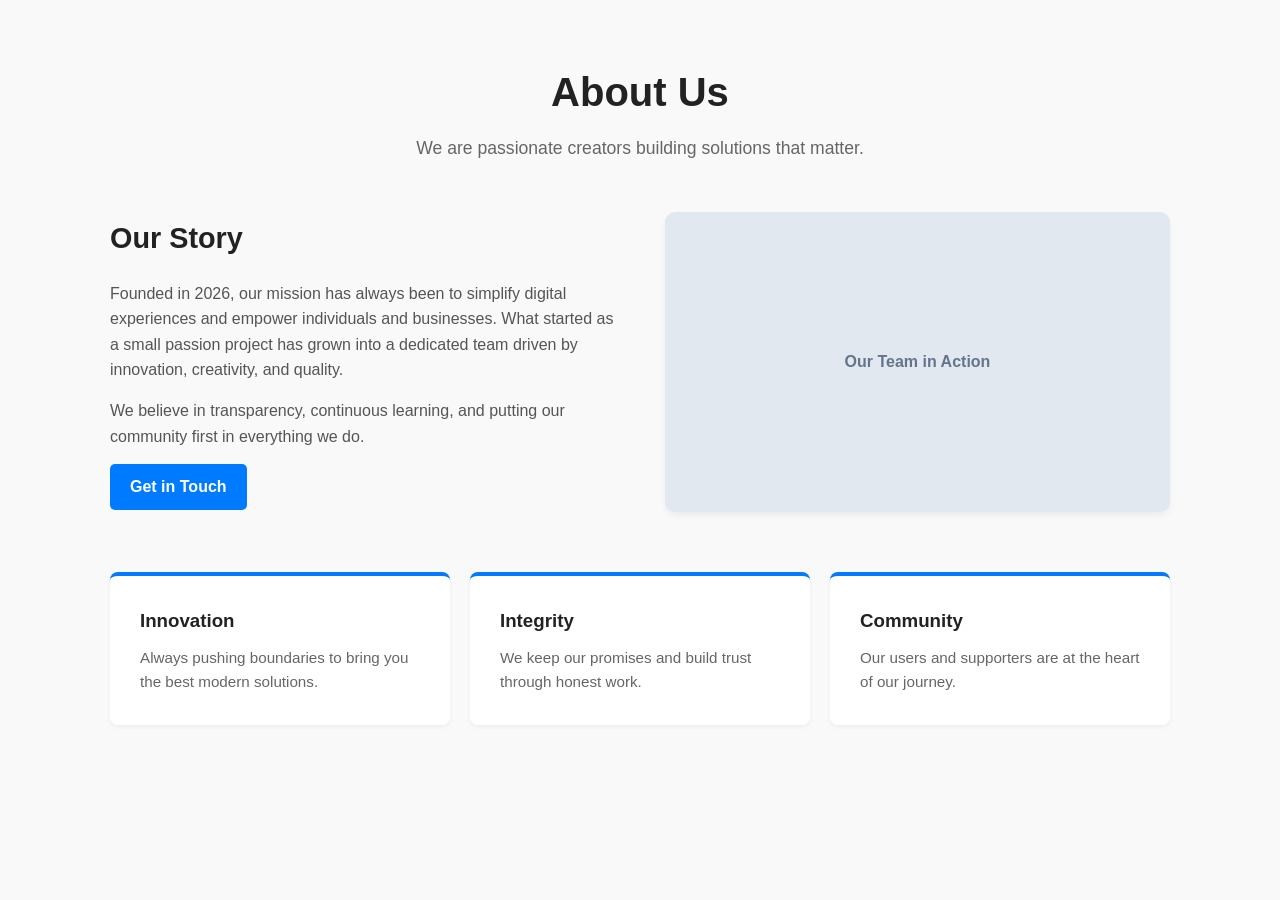
<file: moreabutus.html>
<!DOCTYPE html>
<html lang="en">
<head>
    <meta charset="UTF-8">
    <meta name="viewport" content="width=device-width, initial-scale=1.0">
    <title>About Us</title>
    <link rel="stylesheet" href="style.css">
</head>
<body>

    <section class="about-section">
        <div class="container">
            <div class="about-header">
                <h1>About Us</h1>
                <p>We are passionate creators building solutions that matter.</p>
            </div>

            <div class="about-content">
                <div class="about-text">
                    <h2>Our Story</h2>
                    <p>Founded in 2026, our mission has always been to simplify digital experiences and empower individuals and businesses. What started as a small passion project has grown into a dedicated team driven by innovation, creativity, and quality.</p>
                    <p>We believe in transparency, continuous learning, and putting our community first in everything we do.</p>
                    <a href="#contact" class="btn">Get in Touch</a>
                </div>

                <div class="about-image">
                    <div class="image-box">
                        <span>Our Team in Action</span>
                    </div>
                </div>
            </div>

            <div class="values-grid">
                <div class="value-card">
                    <h3>Innovation</h3>
                    <p>Always pushing boundaries to bring you the best modern solutions.</p>
                </div>
                <div class="value-card">
                    <h3>Integrity</h3>
                    <p>We keep our promises and build trust through honest work.</p>
                </div>
                <div class="value-card">
                    <h3>Community</h3>
                    <p>Our users and supporters are at the heart of our journey.</p>
                </div>
            </div>
        </div>
    </section>

</body>
</html>
</file>
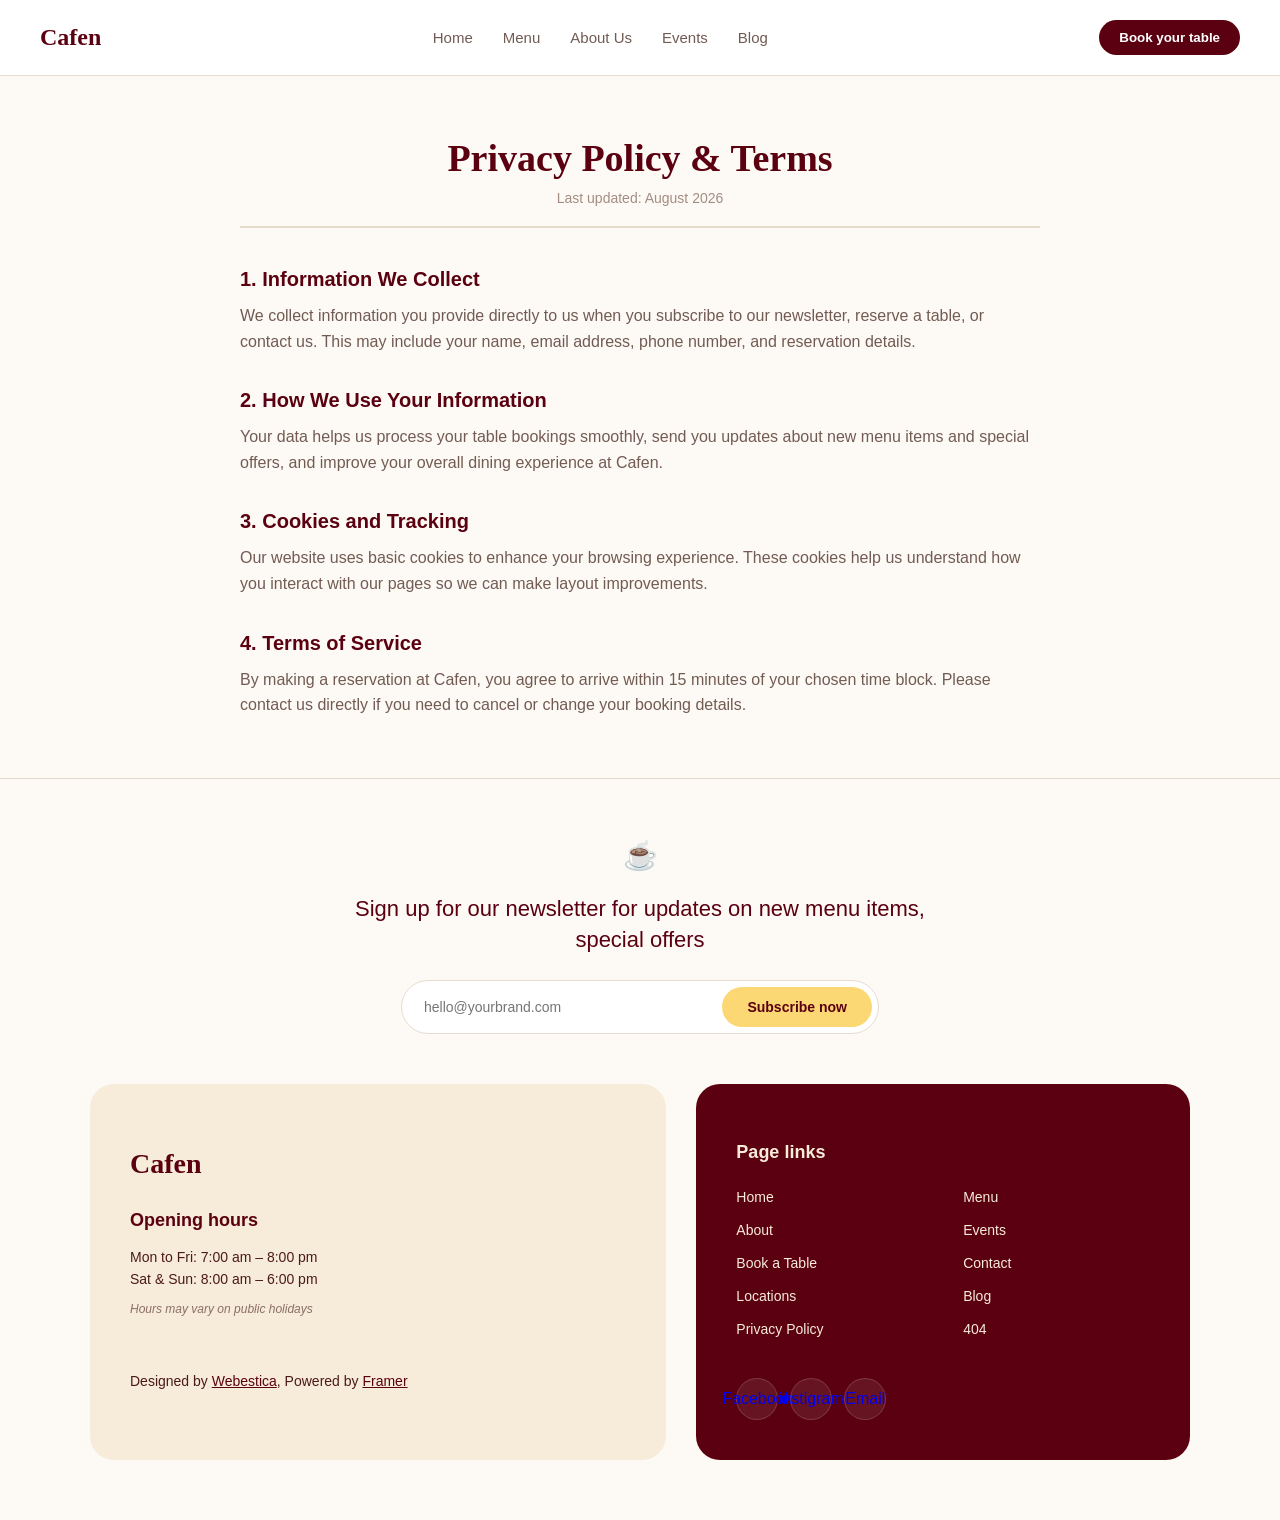
<file: Prcy.html>
<!DOCTYPE html>
<html lang="en">
<head>
    <meta charset="UTF-8">
    <meta name="viewport" content="width=device-width, initial-scale=1.0">
    <title>Cafen - Privacy Policy & Terms</title>
    <link rel="stylesheet" href="Priy.css">
</head>
<body>

    <section class="container">
        <h1>Cafen</h1>
        <nav>
            <ul>
                <li><a href="index.html">Home</a></li>
                <li><a href="Menu.html">Menu</a></li>
                <li><a href="About.html">About Us</a></li>
                <li><a href="Events.html">Events</a></li>
                <li><a href="Blog.html">Blog</a></li>
            </ul>
        </nav>
        <button onclick="location.href='#bookingModal'">Book your table</button>
    </section>

    <main class="privacy-container">
        <header class="privacy-header">
            <h1>Privacy Policy & Terms</h1>
            <p>Last updated: August 2026</p>
        </header>

        <article class="privacy-content">
            <section class="policy-block">
                <h2>1. Information We Collect</h2>
                <p>We collect information you provide directly to us when you subscribe to our newsletter, reserve a table, or contact us. This may include your name, email address, phone number, and reservation details.</p>
            </section>

            <section class="policy-block">
                <h2>2. How We Use Your Information</h2>
                <p>Your data helps us process your table bookings smoothly, send you updates about new menu items and special offers, and improve your overall dining experience at Cafen.</p>
            </section>

            <section class="policy-block">
                <h2>3. Cookies and Tracking</h2>
                <p>Our website uses basic cookies to enhance your browsing experience. These cookies help us understand how you interact with our pages so we can make layout improvements.</p>
            </section>

            <section class="policy-block">
                <h2>4. Terms of Service</h2>
                <p>By making a reservation at Cafen, you agree to arrive within 15 minutes of your chosen time block. Please contact us directly if you need to cancel or change your booking details.</p>
            </section>
        </article>
    </main>

    <footer class="cafen-footer">
        
        <div class="newsletter">
            <div class="newsletter-icon">☕</div>
            <p>Sign up for our newsletter for updates on new menu items, special offers</p>
            <form>
                <input type="email" placeholder="hello@yourbrand.com" required>
                <button type="reset">Subscribe now</button>
            </form>
        </div>

        <div class="footer-main">
            
            <div class="footer-info">
                <h2 class="logo">Cafen</h2>
                <h4>Opening hours</h4>
                <p>Mon to Fri: 7:00 am – 8:00 pm<br>
                   Sat & Sun: 8:00 am – 6:00 pm<br>
                   <em>Hours may vary on public holidays</em></p>
                <p class="credits">Designed by <a href="#">Webestica</a>, Powered by <a href="#">Framer</a></p>
            </div>

            <div class="footer-links">
                <h3>Page links</h3>
                <ul>
                    <li><a href="index.html">Home</a></li>
                    <li><a href="Menu.html">Menu</a></li>
                    <li><a href="About.html">About</a></li>
                    <li><a href="Events.html">Events</a></li>
                    <li><a href="#bookingModal">Book a Table</a></li>
                    <li><a href="Contact.html">Contact</a></li>
                    <li><a href="#">Locations</a></li>
                    <li><a href="Blog.html">Blog</a></li>
                    <li><a href="Pricy.html">Privacy Policy</a></li>
                    <li><a href="404.html">404</a></li>
                </ul>
                
                <div class="social">
                    <a href="https://facebook.com" target="_blank" aria-label="Facebook">Facebook</a>
                    <a href="https://instagram.com" target="_blank" aria-label="Instagram">instigram</a>
                    <a href="mailto:hello@yourbrand.com" aria-label="Email">Email</a>
                </div>
            </div>

        </div>
    </footer>

    <div id="bookingModal" class="modal-box">
        <div class="modal-box-content">
            <a href="#" class="close-modal-btn">&times;</a>
            <h2>Book a Table</h2>
            <form action="#">
                <input type="text" placeholder="Your Name" required>
                <input type="date" required>
                <input type="time" required>
                <input type="number" placeholder="Number of Guests" min="1" required>
                <a href="#" class="submit-link-btn">
                    <button type="reset">Confirm Booking</button>
                </a>
            </form>
        </div>
    </div>

</body>
</html>
</file>
<file: About.css>
.container{
    display: flex;
    align-items: center;
    justify-content: space-between;
    padding: 20px 120px;
}
.container li{
    list-style: none;
}
.container h1{
    color: maroon;
}
.container nav{
    display:flex;
    align-items: flex-start;
    list-style: none;
}
.container a{
    text-decoration: none;
    color:#4b1a1a;
}
.container ul{
    display: flex;
    gap:30px;
}
.container button{
    background-color: #5b0010;
    color: #f5d76e;
    border: 1px solid rgba(0, 000, 00, 1);
    padding: 15px 30px;
    border-radius: 30px;
}
.container button:hover{
    opacity: 0.8;
    transform: scale(1.09);
}
.About {
    display: flex;
    align-items: center;
    justify-content: center;
    gap: 50px;
    margin-top: 25px;
    background-color: #f8f1e7;
    height: 600px;
    border-radius: 20px;
    background-size: 10px;
    flex-direction: row;
}

.About-image {
    /* flex: 1; */
}

.About-image img {
    width: 300px;
    max-width: 100%;
    border-radius: 10px;
    margin: 10px;
    box-shadow: 0 4px 10px rgba(0, 0, 0, 0.2);
    transition: 0.3s;
}

.About-image img:hover {
    transform: scale(1.05);
}

.About-content {
    /* display: flex; */
    text-align: center;
    padding: 40px;
    max-width: 800px;
}

.About-content h2 {
    font-size: 35px;
    color: maroon;
    margin-bottom: 15px;
}

.About-content p {
    font-size: 18px;
    line-height: 1.6;
}

.About-content a {
    display: inline-block;
    padding: 10px 20px;
    background-color: maroon;
    color: white;
    text-decoration: none;
    border-radius: 5px;
    font-weight: bold;
    margin-top: 20px;
    transition: 0.3s;
}

.About-content a:hover {
    opacity: 0.8;
    transform: scale(1.05);
}
.mubarek{
    /* display:flex; */
    /* text-align:center; */
    justify-content: center;
    background-color: #f8f1e7;
    gap:20px;
    height: 100vh;
}
.mubareko{
    /* display: flex; */
    text-align: center;
}
.mubareko h1{
    font-size:24px;
    color:#5b0010;
}
.mubareko p{
    font-size: 14px;
    color:#4b1a1a; 
}
.mobie img{
    display:flex;
    justify-content: center;
    text-align: center;
    gap: 25px;
    border-radius: 20px;
}
.mobie{
    display:flex;
    justify-content: center;
}
.our-valus {
    display: flex;
    flex-direction: column;   
    align-items: center;
    justify-content: center;
    gap: 30px;                
    margin-top: 25px;
    background-color: #f8f1e7;
    height: auto;             
    min-height: 600px;      
    border-radius: 20px;
    padding: 40px 20px;      
}


.our-heading {
    text-align: center;
    color: #5b0010;
}

.valus-content {
    display: flex;
    flex-direction: row;      
    align-items: center;
    justify-content: center;
    gap: 50px;                
    width: 100%;
    max-width: 1000px;        
}

.our-image img {
    width: 300px;
    height: 400px;
    max-width: 100%;
    border-radius: 10px;
    object-fit: cover;       
    box-shadow: 0 4px 10px rgba(0, 0, 0, 0.2);
    transition: 0.3s;
}

.our-buttons {
    flex: 1;
    display: flex;
    flex-direction: column;   
    gap: 20px;
    max-width: 400px;        
    width: 100%;
}

.our-buttons-v {
    display: flex;
    justify-content: space-between;
    align-items: center;
    background-color: #ffffff;
    border: 1px solid #dcd1c4;
    border-radius: 12px;
    padding: 15px 20px;
    color: #5b0010;
    font-weight: 500;
}
.container-card {
    display: flex;             
    flex-direction: column;    
    align-items: center;
    gap: 40px;
    background-color: #fcf8f2;
    padding: 60px 20px;
}

.container-card h1 {
    text-align: center;
    color: #5b0010;
    font-size: 36px;
    margin: 0;
}

.cards-wrapper {
    display: grid;
    grid-template-columns: repeat(3, 1fr); 
    gap: 25px;                            
    width: 100%;
    max-width: 1100px;
}

.card {
    background-color: #fbf6ee;
    border: 1px solid #e1d3c1;
    border-radius: 12px;
    padding: 15px;
    text-align: center;                   
    box-sizing: border-box;
}

.card-image img {
    width: 100%;                         
    height: 350px;                       
    object-fit: cover;                    
    border-radius: 10px;
}


.card h2 {
    font-size: 20px;
    color: #5b0010;
    margin: 15px 0 5px 0;
}

.card small {
    font-size: 14px;
    color: #725b53;
    display: block;                       
}
.media{
    width:100%;
    display: flex;
    justify-content: center;
    align-items: center;
    background-color: #f8f2e7;
    padding: 40px 0;
    
}
.media-image{
    width:90%;
    max-width: 1000px;
    border-radius:20px;
    overflow: hidden;
    box-shadow: 0 8px 24px rgba(0,0,0,0.15);
    background-color: #000;
}
.media-image video{
    width:100%;
    height:auto;
    display: block;
    object-fit: cover;
}
.newsletter {
    text-align: center;
    max-width: 600px;
    width: 100%;
}

.newsletter p {
    font-size: 22px;
    color: #5b0010;         
    font-weight: 500;
    line-height: 1.4;
    margin-bottom: 25px;
}

.newsletter form {
    display: flex;
    background-color: #ffffff;
    border: 1px solid #e6dcce;
    border-radius: 50px;      
    padding: 6px 6px 6px 20px;
    align-items: center;
    max-width: 450px;
    margin: 0 auto;
}

.newsletter input {
    border: none;
    outline: none;
    flex: 1;
    font-size: 14px;
    color: #725b53;
}

.newsletter button {
    background-color: #fcd875; 
    border: none;
    color: #5b0010;
    font-weight: bold;
    padding: 12px 25px;
    border-radius: 50px;
    cursor: pointer;
    font-size: 14px;
    transition: 0.3s;
}
.newsletter button:hover {
    background-color: #fbc642;
}
.footer-main {
    display: flex;
    flex-direction: row;       
    justify-content: center;
    gap: 30px;
    width: 100%;
    max-width: 1100px;
}

.footer-info {
    background-color: #f7ebd9; 
    border-radius: 24px;      
    padding: 40px;
    flex: 1.2;                
    color: #5b0010;
}

.footer-info .logo {
    font-size: 28px;
    margin-bottom: 30px;
    font-family: serif;
}

.footer-info h4 {
    font-size: 18px;
    margin-bottom: 15px;
}

.footer-info p {
    font-size: 14px;
    line-height: 1.6;
    color: #4b1a1a;
}

.footer-info em {
    font-size: 12px;
    color: #8c6f65;
    display: block;
    margin-top: 10px;
}

.credits {
    margin-top: 50px;
    font-size: 12px;
    color: #725b53 !important;
}

.footer-links {
    background-color: #5b0010;
    border-radius: 24px;
    padding: 40px;
    flex: 1;
    color: #ffffff;
    display: flex;
    flex-direction: column;
    justify-content: space-between;
}

.footer-links h3 {
    font-size: 18px;
    color: #f7ebd9;
    margin-bottom: 25px;
}

.footer-links ul {
    list-style: none;          
    padding: 0;
    margin: 0;
    display: grid;
    grid-template-columns: repeat(2, 1fr); 
    gap: 15px 40px;            
}

.footer-links ul li a {
    color: #f7ebd9;
    text-decoration: none;
    font-size: 14px;
    transition: 0.2s;
}

.footer-links ul li a:hover {
    color: #ffffff;
    text-decoration: underline;
}

.social {
    display: flex;
    gap: 15px;
    margin-top: 40px;
}

.social a {
    color: #f7ebd9;
    text-decoration: none;
    font-size: 13px;
    background-color: rgba(255, 255, 255, 0.08);
    padding: 8px 16px;
    border-radius: 20px;
    transition: 0.2s;
}

.social a:hover {
    background-color: rgba(255, 255, 255, 0.2);
    color: #ffffff;
}
@media (min-width: 769px) and (max-width: 1024px) {

    /* HEADER */
    .container {
        padding: 20px 35px;
    }

    .container ul {
        gap: 18px;
        padding: 0;
    }

    .container button {
        padding: 12px 22px;
    }


    .About {
        gap: 30px;
        height: auto;
        min-height: 500px;
        padding: 50px 30px;
        box-sizing: border-box;
    }

    .About-image img {
        width: 280px;
    }

    .About-content {
        padding: 20px;
    }

    .About-content h2 {
        font-size: 30px;
    }

    .About-content p {
        font-size: 16px;
    }

    .our-valus {
        padding: 50px 30px;
    }

    .valus-content {
        gap: 35px;
    }

    .our-image img {
        width: 280px;
        height: 380px;
    }

    .our-buttons {
        max-width: 350px;
    }


    .container-card {
        padding: 50px 30px;
    }

    .cards-wrapper {
        grid-template-columns: repeat(2, 1fr);
    }

    .card-image img {
        height: 300px;
    }


    .media {
        padding: 35px 0;
    }

    .media-image {
        width: 90%;
    }

    .footer-main {
        flex-direction: column;
        align-items: center;
    }

    .footer-info,
    .footer-links {
        width: 100%;
        max-width: 650px;
        box-sizing: border-box;
    }
}


@media (max-width: 768px) {

    body {
        margin: 0;
        padding: 0;
        overflow-x: hidden;
    }


    .container {
        flex-direction: column;
        padding: 20px 15px;
        gap: 18px;
        text-align: center;
    }

    .container h1 {
        font-size: 27px;
        margin: 0;
    }

    .container nav {
        width: 100%;
        justify-content: center;
    }

    .container ul {
        display: flex;
        flex-wrap: wrap;
        justify-content: center;
        gap: 10px 15px;
        padding: 0;
        margin: 0;
    }

    .container li {
        margin: 0;
    }

    .container a {
        font-size: 13px;
    }

    .container button {
        padding: 11px 22px;
        font-size: 13px;
    }

    .About {
        width: 94%;
        height: auto;
        min-height: 0;
        margin: 20px auto;
        padding: 35px 15px;
        flex-direction: column;
        gap: 20px;
        border-radius: 18px;
        box-sizing: border-box;
    }

    .About-image {
        width: 100%;
        text-align: center;
    }

    .About-image img {
        width: 100%;
        max-width: 300px;
        margin: 0;
    }

    .About-content {
        width: 100%;
        padding: 10px;
        box-sizing: border-box;
    }

    .About-content h2 {
        font-size: 28px;
    }

    .About-content p {
        font-size: 15px;
        line-height: 1.6;
    }

    .About-content a {
        padding: 10px 20px;
    }


    .mubarek {
        height: auto;
        min-height: 0;
        padding: 40px 15px;
        box-sizing: border-box;
    }

    .mubareko h1 {
        font-size: 22px;
    }

    .mubareko p {
        font-size: 14px;
        line-height: 1.6;
    }

    .mobie {
        width: 100%;
    }

    .mobie img {
        width: 100%;
        max-width: 400px;
        height: auto;
        border-radius: 18px;
    }


    .our-valus {
        width: 94%;
        min-height: 0;
        margin: 20px auto;
        padding: 40px 15px;
        box-sizing: border-box;
        border-radius: 18px;
    }

    .our-heading {
        font-size: 28px;
    }

    .valus-content {
        flex-direction: column;
        gap: 30px;
        width: 100%;
    }

    .our-image {
        width: 100%;
        text-align: center;
    }

    .our-image img {
        width: 100%;
        max-width: 300px;
        height: 350px;
    }

    .our-buttons {
        width: 100%;
        max-width: 100%;
        gap: 15px;
    }

    .our-buttons-v {
        padding: 14px 15px;
        font-size: 14px;
        box-sizing: border-box;
    }


    .container-card {
        padding: 45px 15px;
        gap: 30px;
    }

    .container-card h1 {
        font-size: 28px;
    }

    .cards-wrapper {
        width: 100%;
        grid-template-columns: 1fr;
        gap: 20px;
    }

    .card {
        width: 100%;
    }

    .card-image img {
        width: 100%;
        height: 320px;
    }

    .card h2 {
        font-size: 19px;
    }


    .media {
        width: 100%;
        padding: 30px 10px;
        box-sizing: border-box;
    }

    .media-image {
        width: 100%;
        border-radius: 15px;
    }

    .media-image video {
        width: 100%;
        height: auto;
    }

    .newsletter {
        width: 100%;
        padding: 0 10px;
        box-sizing: border-box;
    }

    .newsletter p {
        font-size: 18px;
    }

    .newsletter form {
        width: 100%;
        max-width: 100%;
        box-sizing: border-box;
    }

    .newsletter input {
        min-width: 0;
        font-size: 13px;
    }

    .newsletter button {
        padding: 11px 17px;
        font-size: 13px;
    }

    .footer-main {
        flex-direction: column;
        align-items: center;
        width: 100%;
        gap: 20px;
    }

    .footer-info,
    .footer-links {
        width: 100%;
        max-width: 100%;
        padding: 25px;
        box-sizing: border-box;
        border-radius: 18px;
    }

    .footer-info .logo {
        font-size: 24px;
    }

    .footer-info h4 {
        font-size: 16px;
    }

    .footer-info p {
        font-size: 13px;
    }

    .footer-links h3 {
        font-size: 17px;
    }

    .footer-links ul {
        grid-template-columns: 1fr;
        gap: 12px;
    }

    .social {
        justify-content: center;
        flex-wrap: wrap;
        gap: 10px;
        margin-top: 25px;
    }

    .credits {
        text-align: center;
        margin-top: 30px;
    }
}


@media (max-width: 380px) {

    .container h1 {
        font-size: 24px;
    }

    .container ul {
        gap: 8px 12px;
    }

    .container a {
        font-size: 12px;
    }

    .About-content h2 {
        font-size: 25px;
    }

    .About-content p {
        font-size: 14px;
    }

    .our-heading {
        font-size: 25px;
    }

    .our-image img {
        height: 300px;
    }

    .container-card h1 {
        font-size: 25px;
    }

    .card-image img {
        height: 280px;
    }

    .newsletter form {
        flex-direction: column;
        border-radius: 15px;
        padding: 10px;
        gap: 8px;
    }

    .newsletter input {
        width: 100%;
        text-align: center;
        padding: 10px;
        box-sizing: border-box;
    }

    .newsletter button {
        width: 100%;
    }
}
</file>
<file: Blog.css>
.container{
    display: flex;
    align-items: center; 
    justify-content: space-between;
    padding: 20px 120px;
}
.container h1{
    color: maroon;
}
.container nav{
    display:flex;
    align-items: flex-start;
    list-style: none;
}

.container a{
    text-decoration: none;
    color:#4b1a1a;
}
.container ul{
    display: flex;
    gap:30px;
}
.container li{
    list-style: none;
}
.container button{
    background-color: #5b0010;
    color: #f5d76e;
    border: 1px solid rgba(0, 000, 00, 1);
    padding: 15px 30px;
    border-radius: 30px;
}
.container button:hover{
    opacity: 0.8;
    transform: scale(1.09);
}
.Blog{
    border-radius: 30px;
    /* background-size: 500px;  */
    background-color: #f5d76e;
    text-align: center;
    padding: 80px 20px;
    width: 90%;
    padding-top: 70px 20px;
    margin: 30px auto;
    box-sizing: border-box;
}
.Blog h1{
   color:#5b0010;
   margin: 0;
}
.Blog-image{
    width: 300px;
    margin: 40px auto;
    background-color: #f9f1e1;
    border-radius: 20px;
    overflow: hidden;
}
.Blog-image img{
            width:300px;
            height: 200px;
            object-fit: cover;
}
.Blog-image h1{
    color: #5b0010;
    margin: 15px;
}
.Blog-image p{
    color: #4b1a1a;
    margin: 15px;
    line-height: 1.6;
}
.Blog-container{
    width:90%;
    margin: 30px auto;
    display: grid;
    grid-template-columns: repeat(3, 1fr);
    gap:30px;
}
.cafen-footer {
  background: #f5f0e6;
  padding: 30px;
  font-family: 'Arial', sans-serif;
}

.newsletter {
  text-align: center;
  margin-bottom: 25px;
}

.newsletter input {
  padding: 10px;
  border: 1px solid #ccc;
  margin-right: 8px;
}

.newsletter button {
  background: #f4c542; 
  border: none;
  padding: 10px 15px;
  cursor: pointer;
  font-weight: bold;
}
.cafen-footer {
    background-color: #fdfaf5; 
    padding: 60px 20px;
    display: flex;
    flex-direction: column;    
    align-items: center;
    gap: 50px;
    font-family: sans-serif;
}

.newsletter {
    text-align: center;
    max-width: 600px;
    width: 100%;
}

.newsletter p {
    font-size: 22px;
    color: #5b0010;         
    font-weight: 500;
    line-height: 1.4;
    margin-bottom: 25px;
}

.newsletter form {
    display: flex;
    background-color: #ffffff;
    border: 1px solid #e6dcce;
    border-radius: 50px;      
    padding: 6px 6px 6px 20px;
    align-items: center;
    max-width: 450px;
    margin: 0 auto;
}

.newsletter input {
    border: none;
    outline: none;
    flex: 1;
    font-size: 14px;
    color: #725b53;
}

.newsletter button {
    background-color: #fcd875; 
    border: none;
    color: #5b0010;
    font-weight: bold;
    padding: 12px 25px;
    border-radius: 50px;
    cursor: pointer;
    font-size: 14px;
    transition: 0.3s;
}

.newsletter button:hover {
    background-color: #fbc642;
}
.footer-main {
    display: flex;
    flex-direction: row;       
    justify-content: center;
    gap: 30px;
    width: 100%;
    max-width: 1100px;
}

.footer-info {
    background-color: #f7ebd9; 
    border-radius: 24px;      
    padding: 40px;
    flex: 1.2;                
    color: #5b0010;
}

.footer-info .logo {
    font-size: 28px;
    margin-bottom: 30px;
    font-family: serif;
}

.footer-info h4 {
    font-size: 18px;
    margin-bottom: 15px;
}

.footer-info p {
    font-size: 14px;
    line-height: 1.6;
    color: #4b1a1a;
}

.footer-info em {
    font-size: 12px;
    color: #8c6f65;
    display: block;
    margin-top: 10px;
}

.credits {
    margin-top: 50px;
    font-size: 12px;
    color: #725b53 !important;
}

.footer-links {
    background-color: #5b0010;
    border-radius: 24px;
    padding: 40px;
    flex: 1;
    color: #ffffff;
    display: flex;
    flex-direction: column;
    justify-content: space-between;
}

.footer-links h3 {
    font-size: 18px;
    color: #f7ebd9;
    margin-bottom: 25px;
}

.footer-links ul {
    list-style: none;          
    padding: 0;
    margin: 0;
    display: grid;
    grid-template-columns: repeat(2, 1fr); 
    gap: 15px 40px;            
}

.footer-links ul li a {
    color: #f7ebd9;
    text-decoration: none;
    font-size: 14px;
    transition: 0.2s;
}

.footer-links ul li a:hover {
    color: #ffffff;
    text-decoration: underline;
}

.social {
    display: flex;
    gap: 15px;
    margin-top: 40px;
}

.social a {
    color: #f7ebd9;
    text-decoration: none;
    font-size: 13px;
    background-color: rgba(255, 255, 255, 0.08);
    padding: 8px 16px;
    border-radius: 20px;
    transition: 0.2s;
}

.social a:hover {
    background-color: rgba(255, 255, 255, 0.2);
    color: #ffffff;
}

@media (max-width: 1024px) {

    .container {
        padding: 20px 40px;
    }

    .container ul {
        gap: 18px;
    }

    .container button {
        padding: 12px 22px;
    }

    .Blog {
        width: 92%;
        padding: 60px 20px;
    }

    .Blog-container {
        width: 90%;
        grid-template-columns: repeat(2, 1fr);
        gap: 25px;
    }

    .Blog-image {
        width: 100%;
        margin: 20px auto;
    }

    .Blog-image img {
        width: 100%;
        height: 220px;
    }

    .footer-main {
        flex-direction: column;
        align-items: center;
    }

    .footer-info,
    .footer-links {
        width: 100%;
        max-width: 600px;
        box-sizing: border-box;
    }
}

@media (max-width: 600px) {

    body {
        width: 100%;
        overflow-x: hidden;
    }

    /* HEADER */
    .container {
        flex-direction: column;
        padding: 20px 15px;
        gap: 18px;
        text-align: center;
    }

    .container h1 {
        font-size: 28px;
    }

    .container nav {
        width: 100%;
        justify-content: center;
    }

    .container ul {
        display: flex;
        flex-wrap: wrap;
        justify-content: center;
        gap: 12px 18px;
        padding: 0;
        margin: 0;
    }

    .container li {
        margin: 0;
    }

    .container a {
        font-size: 14px;
    }

    .container button {
        padding: 11px 22px;
        font-size: 14px;
    }


    .Blog {
        width: 94%;
        padding: 45px 15px;
        margin: 20px auto;
        border-radius: 20px;
    }

    .Blog h1 {
        font-size: 30px;
    }

    .Blog-container {
        width: 92%;
        margin: 25px auto;
        display: grid;
        grid-template-columns: 1fr;
        gap: 25px;
    }

    .Blog-image {
        width: 100%;
        margin: 0;
        border-radius: 18px;
    }

    .Blog-image img {
        width: 100%;
        height: 220px;
        object-fit: cover;
    }

    .Blog-image h1 {
        font-size: 21px;
        margin: 15px;
    }

    .Blog-image p {
        font-size: 14px;
        line-height: 1.6;
        margin: 15px;
    }


    .cafen-footer {
        padding: 45px 15px;
        gap: 35px;
    }

    .newsletter {
        width: 100%;
    }

    .newsletter p {
        font-size: 18px;
    }

    .newsletter form {
        width: 100%;
        max-width: 100%;
        box-sizing: border-box;
        padding: 6px 6px 6px 15px;
    }

    .newsletter input {
        min-width: 0;
        font-size: 13px;
    }

    .newsletter button {
        padding: 11px 18px;
        font-size: 13px;
    }


    .footer-main {
        width: 100%;
        flex-direction: column;
        gap: 20px;
    }

    .footer-info,
    .footer-links {
        width: 100%;
        max-width: 100%;
        padding: 25px;
        box-sizing: border-box;
        border-radius: 18px;
    }

    .footer-info .logo {
        font-size: 24px;
    }

    .footer-info h4 {
        font-size: 16px;
    }

    .footer-info p {
        font-size: 13px;
    }

    .footer-links h3 {
        font-size: 17px;
    }

    .footer-links ul {
        grid-template-columns: 1fr;
        gap: 12px;
    }

    .social {
        justify-content: center;
        flex-wrap: wrap;
        margin-top: 25px;
    }

    .credits {
        margin-top: 30px;
        text-align: center;
    }
}


@media (max-width: 380px) {

    .container h1 {
        font-size: 24px;
    }

    .container ul {
        gap: 10px;
    }

    .container a {
        font-size: 13px;
    }

    .Blog h1 {
        font-size: 26px;
    }

    .Blog-image img {
        height: 190px;
    }

    .newsletter form {
        border-radius: 15px;
        flex-direction: column;
        gap: 10px;
        padding: 12px;
    }

    .newsletter input {
        width: 100%;
        text-align: center;
        padding: 8px;
        box-sizing: border-box;
    }

    .newsletter button {
        width: 100%;
    }
}
</file>
<file: Book table.css>
.container{
    display: flex;
    align-items: center; 
    justify-content: space-between;
    padding: 20px 120px;
}
.container h1{
    color: maroon;
}
.container nav{
    display:flex;
    align-items: flex-start;
    list-style: none;
}

.container a{
    text-decoration: none;
    color:#4b1a1a;
}
.container ul{
    display: flex;
    gap:30px;
}
.container li{
    list-style: none;
}
.container button{
    background-color: #5b0010;
    color: #f5d76e;
    border: 1px solid rgba(0, 000, 00, 1);
    padding: 15px 30px;
    border-radius: 30px;
}
.container button:hover{
    opacity: 0.8;
    transform: scale(1.09);
}
.booking-section {
    width: 100%;
    max-width: 1100px;
    margin: 0 auto;
}

.booking-container {
    display: grid;
    grid-template-columns: 1fr 1.1fr;
    gap: 60px;
    align-items: start;
}

.booking-info h1 {
    font-family: Georgia, serif;
    font-size: 3.5rem;
    color: #4a1515;
    margin-bottom: 25px;
    font-weight: 500;
}

.booking-info > p {
    color: #8c6d62;
    font-size: 1.05rem;
    line-height: 1.6;
    margin-bottom: 45px;
}

.info-grid {
    display: grid;
    grid-template-columns: 1fr 1fr;
    gap: 40px 20px;
}

.info-item {
    display: flex;
    flex-direction: column;
    gap: 12px;
}
.icon-box {
    background-color: #f7dfa3;
    color: #4a1515;
    width: 45px;
    height: 45px;
    border-radius: 50%;
    display: flex;
    align-items: center;
    justify-content: center;
    font-size: 1.3rem;
    border: 1px solid #4a1515;
}

.info-item h3 {
    font-size: 1.3rem;
    color: #4a1515;
    margin-bottom: 8px;
    font-weight: 600;
}

.info-item a {
    color: #4a1515;
    font-size: 1rem;
    text-decoration: underline;
    line-height: 1.4;
}

.social-icons {
    display: flex;
    gap: 12px;
    margin-top: 5px;
}

.social-icons a {
    background-color: #4a1515;
    color: #fcfbf7;
    width: 24px;
    height: 24px;
    border-radius: 50%;
    display: flex;
    align-items: center;
    justify-content: center;
    font-size: 0.75rem;
    text-decoration: none;
    font-weight: bold;
}

.booking-form {
    background-color: #fcfbf7;
    border: 2px solid #4a1515;
    border-radius: 40px;
    padding: 45px;
    display: flex;
    flex-direction: column;
    gap: 25px;
}

.form-row {
    display: grid;
    grid-template-columns: 1fr 1fr;
    gap: 25px;
}

.form-group {
    display: flex;
    flex-direction: column;
    gap: 8px;
}

.form-group.full-width {
    grid-column: span 2;
}
.form-group label {
    color: #4a1515;
    font-size: 0.95rem;
    font-weight: 500;
}

.form-group textarea {
    width: 100%;
    padding: 14px 20px;
    border: 1px solid #c7b39b;
    border-radius: 12px;
    background-color: transparent;
    color: #4a1515;
    font-size: 0.95rem;
    outline: none;
}
.form-group textarea::placeholder {
    color: #c7b39b;
}

.form-group textarea:focus {
    border-color: #4a1515;
}

.reserve-btn {
    background-color: #f7dfa3;
    color: #4a1515;
    border: 1px solid #4a1515;
    padding: 16px;
    font-size: 1rem;
    font-weight: 500;
    border-radius: 30px;
    cursor: pointer;
    margin-top: 10px;
    transition: background-color 0.2s ease;
}

.reserve-btn:hover {
    background-color: #f3d17c;
}
.features-section {
    background-color: #fcfbf7;
    padding: 60px 20px;
    width: 100%;
    max-width: 1200px;
    margin: 0 auto;
    text-align: center;
}

.features-title {
    font-family: Georgia, serif;
    font-size: 2.5rem;
    color: #4a1515;
    margin-bottom: 50px;
    font-weight: 500;
}

.features-container {
    display: grid;
    grid-template-columns: 1fr 1.2fr 1fr;
    gap: 30px;
    align-items: center;
}

.features-column {
    display: flex;
    flex-direction: column;
    gap: 60px;
}
.feature-item {
    display: flex;
    align-items: flex-start;
    gap: 15px;
}
.column-left .feature-item {
    text-align: right;
    justify-content: flex-end;
}
.column-right .feature-item {
    text-align: left;
    justify-content: flex-start;
}
.feature-text h3 {
    font-size: 1.15rem;
    color: #4a1515;
    margin-bottom: 10px;
    font-weight: 600;
}

.feature-text p {
    color: #8c6d62;
    font-size: 0.95rem;
    line-height: 1.5;
}

.feature-icon {
    background-color: #f7dfa3;
    color: #4a1515;
    width: 45px;
    height: 45px;
    border-radius: 50%;
    display: flex;
    align-items: center;
    justify-content: center;
    font-size: 1.1rem;
    border: 1px solid #4a1515;
    flex-shrink: 0;
    margin-top: -3px;
}

.features-image-wrapper img {
    width: 100%;
    height: auto;
    border-radius: 16px;
    object-fit: cover;
    display: block;
}
.promo-banner {
    position: relative;
    width: 100%;
    max-width: 1200px;
    height: 450px;
    margin: 40px auto;
    border-bottom: 4px solid #4a1515; 
    overflow: hidden;
}

.promo-bg-img {
    width: 100%;
    height: 100%;
    object-fit: cover; 
    object-position: center;
    display: block;
}
.promo-overlay {
    position: absolute;
    top: 0;
    left: 0;
    width: 100%;
    height: 100%;
    background-color: rgba(0, 0, 0, 0.4); 
    display: flex;
    flex-direction: column;
    justify-content: center;
    align-items: center;
    text-align: center;
    padding: 20px;
    gap: 30px;
}
.promo-text {
    font-family: Georgia, serif;
    color: #f7dfa3; 
    font-size: 2.2rem;
    line-height: 1.5;
    max-width: 700px;
    font-weight: 500;
}
.promo-btn {
    background-color: #f7dfa3;
    color: #4a1515;
    border: 1px solid #4a1515;
    padding: 12px 35px;
    font-size: 0.95rem;
    font-weight: 500;
    text-decoration: none;
    border-radius: 25px;
    transition: background-color 0.2s ease, transform 0.2s ease;
}

.promo-btn:hover {
    background-color: #f3d17c;
    transform: translateY(-1px);
}
.cafen-footer {
  background: #f5f0e6;
  padding: 30px;
  font-family: 'Arial', sans-serif;
}

.newsletter {
  text-align: center;
  margin-bottom: 25px;
}

.newsletter input {
  padding: 10px;
  border: 1px solid #ccc;
  margin-right: 8px;
}

.newsletter button {
  background: #f4c542; 
  border: none;
  padding: 10px 15px;
  cursor: pointer;
  font-weight: bold;
}
.cafen-footer {
    background-color: #fdfaf5; 
    padding: 60px 20px;
    display: flex;
    flex-direction: column;    
    align-items: center;
    gap: 50px;
    font-family: sans-serif;
}

.newsletter {
    text-align: center;
    max-width: 600px;
    width: 100%;
}

.newsletter p {
    font-size: 22px;
    color: #5b0010;         
    font-weight: 500;
    line-height: 1.4;
    margin-bottom: 25px;
}

.newsletter form {
    display: flex;
    background-color: #ffffff;
    border: 1px solid #e6dcce;
    border-radius: 50px;      
    padding: 6px 6px 6px 20px;
    align-items: center;
    max-width: 450px;
    margin: 0 auto;
}

.newsletter input {
    border: none;
    outline: none;
    flex: 1;
    font-size: 14px;
    color: #725b53;
}

.newsletter button {
    background-color: #fcd875; 
    border: none;
    color: #5b0010;
    font-weight: bold;
    padding: 12px 25px;
    border-radius: 50px;
    cursor: pointer;
    font-size: 14px;
    transition: 0.3s;
}

.newsletter button:hover {
    background-color: #fbc642;
}
.footer-main {
    display: flex;
    flex-direction: row;       
    justify-content: center;
    gap: 30px;
    width: 100%;
    max-width: 1100px;
}

.footer-info {
    background-color: #f7ebd9; 
    border-radius: 24px;      
    padding: 40px;
    flex: 1.2;                
    color: #5b0010;
}

.footer-info .logo {
    font-size: 28px;
    margin-bottom: 30px;
    font-family: serif;
}

.footer-info h4 {
    font-size: 18px;
    margin-bottom: 15px;
}

.footer-info p {
    font-size: 14px;
    line-height: 1.6;
    color: #4b1a1a;
}

.footer-info em {
    font-size: 12px;
    color: #8c6f65;
    display: block;
    margin-top: 10px;
}

.credits {
    margin-top: 50px;
    font-size: 12px;
    color: #725b53 !important;
}

.footer-links {
    background-color: #5b0010;
    border-radius: 24px;
    padding: 40px;
    flex: 1;
    color: #ffffff;
    display: flex;
    flex-direction: column;
    justify-content: space-between;
}

.footer-links h3 {
    font-size: 18px;
    color: #f7ebd9;
    margin-bottom: 25px;
}

.footer-links ul {
    list-style: none;          
    padding: 0;
    margin: 0;
    display: grid;
    grid-template-columns: repeat(2, 1fr); 
    gap: 15px 40px;            
}

.footer-links ul li a {
    color: #f7ebd9;
    text-decoration: none;
    font-size: 14px;
    transition: 0.2s;
}

.footer-links ul li a:hover {
    color: #ffffff;
    text-decoration: underline;
}

.social {
    display: flex;
    gap: 15px;
    margin-top: 40px;
}

.social a {
    color: #f7ebd9;
    text-decoration: none;
    font-size: 13px;
    background-color: rgba(255, 255, 255, 0.08);
    padding: 8px 16px;
    border-radius: 20px;
    transition: 0.2s;
}

.social a:hover {
    background-color: rgba(255, 255, 255, 0.2);
    color: #ffffff;
}

@media (min-width: 431px) and (max-width: 1024px) {

    .container {
        padding: 20px 30px;
    }

    .container nav ul {
        gap: 18px;
    }

    .container button {
        padding: 12px 20px;
    }

    .booking-section {
        width: 90%;
    }

    .booking-container {
        grid-template-columns: 1fr;
        gap: 40px;
    }

    .booking-info h1 {
        font-size: 3rem;
    }

    .booking-form {
        padding: 35px;
    }

    .features-section {
        width: 90%;
        padding: 50px 20px;
    }

    .features-container {
        grid-template-columns: 1fr;
        gap: 45px;
    }

    .features-column {
        gap: 35px;
    }

    .column-right .feature-item {
        text-align: left;
        justify-content: flex-start;
    }

    .features-image-wrapper {
        max-width: 600px;
        margin: auto;
    }

    .promo-banner {
        width: 90%;
        height: 400px;
    }

    .promo-text {
        font-size: 2rem;
    }

    .footer-main {
        flex-direction: column;
        width: 90%;
    }

    .footer-info,
    .footer-links {
        width: 100%;
        box-sizing: border-box;
    }
}



@media (max-width: 430px) {

    body {
        width: 100%;
        overflow-x: hidden;
    }



    .container {
        flex-direction: column;
        padding: 18px 15px;
        gap: 18px;
    }

    .container h1 {
        font-size: 26px;
        text-align: center;
    }

    .container nav {
        width: 100%;
        justify-content: center;
    }

    .container nav ul {
        flex-direction: column;
        align-items: center;
        gap: 12px;
        padding: 0;
    }

    .container nav ul li a {
        font-size: 14px;
    }

    .container button {
        padding: 10px 20px;
        font-size: 13px;
    }



    .booking-section {
        width: 100%;
        padding: 0 15px;
        box-sizing: border-box;
    }

    .booking-container {
        grid-template-columns: 1fr;
        gap: 35px;
    }

    .booking-info h1 {
        font-size: 2.3rem;
        line-height: 1.2;
    }

    .booking-info > p {
        font-size: 0.9rem;
        margin-bottom: 30px;
    }

    .info-grid {
        grid-template-columns: 1fr;
        gap: 25px;
    }

    .info-item h3 {
        font-size: 1.1rem;
    }

    .info-item a {
        font-size: 0.9rem;
    }



    .booking-form {
        padding: 25px 18px;
        border-radius: 25px;
        gap: 20px;
        box-sizing: border-box;
    }

    .form-row {
        grid-template-columns: 1fr;
        gap: 20px;
    }

    .form-group.full-width {
        grid-column: span 1;
    }

    .form-group textarea {
        box-sizing: border-box;
        width: 100%;
    }

    .reserve-btn {
        width: 100%;
        padding: 14px;
    }



    .features-section {
        width: 100%;
        padding: 45px 15px;
        box-sizing: border-box;
    }

    .features-title {
        font-size: 2rem;
        margin-bottom: 35px;
    }

    .features-container {
        grid-template-columns: 1fr;
        gap: 35px;
    }

    .features-column {
        gap: 30px;
    }

    .column-left .feature-item,
    .column-right .feature-item {
        text-align: left;
        justify-content: flex-start;
    }

    .feature-item {
        gap: 12px;
    }

    .feature-icon {
        width: 40px;
        height: 40px;
        flex-shrink: 0;
    }

    .feature-text h3 {
        font-size: 1rem;
    }

    .feature-text p {
        font-size: 0.85rem;
    }

    .features-image-wrapper {
        width: 100%;
    }

    .features-image-wrapper img {
        width: 100%;
        border-radius: 12px;
    }


    .promo-banner {
        width: 100%;
        height: 300px;
        margin: 25px auto;
    }

    .promo-overlay {
        padding: 15px;
        gap: 20px;
        box-sizing: border-box;
    }

    .promo-text {
        font-size: 1.5rem;
        line-height: 1.4;
    }

    .promo-btn {
        padding: 10px 25px;
        font-size: 0.85rem;
    }



    .cafen-footer {
        padding: 40px 15px;
        gap: 35px;
    }

    .newsletter {
        width: 100%;
    }

    .newsletter p {
        font-size: 18px;
    }

    .newsletter form {
        width: 100%;
        box-sizing: border-box;
        padding: 5px 5px 5px 15px;
    }

    .newsletter input {
        min-width: 0;
        font-size: 13px;
    }

    .newsletter button {
        padding: 10px 15px;
        font-size: 12px;
        white-space: nowrap;
    }


    .footer-main {
        flex-direction: column;
        width: 100%;
        gap: 20px;
    }

    .footer-info,
    .footer-links {
        width: 100%;
        box-sizing: border-box;
        padding: 25px;
        border-radius: 18px;
    }

    .footer-info .logo {
        font-size: 24px;
    }

    .footer-info h4 {
        font-size: 16px;
    }

    .footer-info p {
        font-size: 13px;
    }

    .footer-links h3 {
        font-size: 17px;
    }

    .footer-links ul {
        grid-template-columns: 1fr;
        gap: 12px;
    }

    .footer-links ul li a {
        font-size: 13px;
    }

    .social {
        justify-content: center;
        gap: 10px;
        margin-top: 30px;
    }

    .social a {
        padding: 8px 12px;
        font-size: 12px;
    }
}
</file>
<file: Content.css>
.container{
    display: flex;
    align-items: center;
    justify-content: space-between;
    padding: 20px 120px;
}
.container li{
    list-style: none;
}
.container h1{
    color: maroon;
}
.container nav{
    display:flex;
    align-items: flex-start;
    list-style: none;
}
.container a{
    text-decoration: none;
    color:#4b1a1a;
}
.container ul{
    display: flex;
    gap:30px;
}
.container button{
    background-color: #5b0010;
    color: #f5d76e;
    border: 1px solid rgba(0, 000, 00, 1);
    padding: 15px 30px;
    border-radius: 30px;
}
.container button:hover{
    opacity: 0.8;
    transform: scale(1.09);
}
.contact-section {
    background-color: #fdfbf7;
    padding: 60px 20px;
    font-family: 'Segoe UI', Tahoma, Geneva, Verdana, sans-serif;
    max-width: 1200px;
    margin: 0 auto;
}

.contact-header {
    text-align: center;
    margin-bottom: 40px;
}

.contact-header h1 {
    color: #4a2e1b;
    font-size: 2.5rem;
    margin-bottom: 10px;
}

.contact-header p {
    color: #6b5344;
    font-size: 1rem;
    max-width: 600px;
    margin: 0 auto;
}

.contact-container {
    display: flex;
    gap: 40px;
    align-items: stretch;
    flex-wrap: wrap;
}

.contact-form {
    background-color: #fef7e7;
    border: 1px solid #f2e2cb;
    border-radius: 24px;
    padding: 40px;
    flex: 1;
    min-width: 320px;
    display: flex;
    flex-direction: column;
    gap: 20px;
}

.form-row {
    display: flex;
    gap: 20px;
}

.form-group {
    flex: 1;
    display: flex;
    flex-direction: column;
}

.form-group.full-width {
    width: 100%;
}

.contact-form label {
    color: #4a2e1b;
    font-size: 0.9rem;
    font-weight: 600;
    margin-bottom: 8px;
}

.contact-form textarea {
    background-color: #fffefb;
    border: 1px solid #e3d2bd;
    border-radius: 12px;
    padding: 12px 16px;
    color: #4a2e1b;
    font-size: 0.95krem;
    outline: none;
    transition: border-color 0.2s ease;
}

.contact-form textarea::placeholder {
    color: #b5a493;
}

.contact-form textarea:focus {
    border-color: #c49a6c;
}

.contact-form textarea {
    resize: vertical;
}

.submit-btn {
    background-color: #fce881;
    color: #4a2e1b;
    border: none;
    border-radius: 12px;
    padding: 14px 24px;
    font-size: 1rem;
    font-weight: 600;
    cursor: pointer;
    width: fit-content;
    transition: background-color 0.2s ease;
}

.submit-btn:hover {
    background-color: #f5df6d;
}

.contact-image {
    flex: 1;
    min-width: 320px;
    border-radius: 24px;
    overflow: hidden;
    height: auto;
}

.contact-image img {
    width: 100%;
    height: 100%;
    object-fit: cover;
    display: block;
    border-radius: 24px;
}
.container-icons {
    display: flex;
    justify-content: center;
    align-items: stretch;
    gap: 25px;
    padding: 50px 30px;
    background: linear-gradient(135deg, #f8eee0, #f2dfc5);
    flex-wrap: wrap;
}

.icon {
    width: 220px;
    min-height: 180px;
    text-align: center;
    padding: 25px 15px;
    background-color: #fffaf3;
    border: 1px solid #e3cdb5;
    border-radius: 20px;
    box-shadow: 0 5px 15px rgba(91, 0, 16, 0.12);
    transition: all 0.3s ease;
}

.icon:hover {
    transform: translateY(-8px);
    background-color: #5b0010;
    box-shadow: 0 10px 25px rgba(91, 0, 16, 0.25);
}

/* Main icons */
.icon > i {
    font-size: 32px;
    color: #c49a3a;
    margin-bottom: 12px;
    transition: 0.3s;
}

.icon:hover > i {
    color: #fcd875;
    transform: scale(1.15);
}

.icon h2 {
    font-size: 20px;
    color: #5b0010;
    margin: 10px 0;
    transition: 0.3s;
}

.icon:hover h2 {
    color: #fcd875;
}

/* Clickable text */
.icon a {
    text-decoration: none;
    color: #725b53;
    transition: 0.3s;
}

.icon a:hover {
    color: #fcd875;
}

.icon p {
    color: #5b0010;
    font-size: 14px;
    line-height: 1.5;
    margin: 8px 0;
    transition: 0.3s;
}

.icon:hover p {
    color: #ffffff;
}

/* Social media icons */
.icon a i {
    display: inline-flex;
    justify-content: center;
    align-items: center;
    width: 40px;
    height: 40px;
    margin: 8px 4px;
    border-radius: 50%;
    background-color: #5b0010;
    color: #fcd875;
    font-size: 18px;
    transition: all 0.3s ease;
}

.icon a i:hover {
    background-color: #fcd875;
    color: #5b0010;
    transform: translateY(-4px) scale(1.1);
}
.newsletter {
  text-align: center;
  margin-bottom: 25px;
}

.newsletter input {
  padding: 10px;
  border: 1px solid #ccc;
  margin-right: 8px;
}

.newsletter button {
  background: #f4c542; 
  border: none;
  padding: 10px 15px;
  cursor: pointer;
  font-weight: bold;
}
.cafen-footer {
    background-color: #fdfaf5; 
    padding: 60px 20px;
    display: flex;
    flex-direction: column;    
    align-items: center;
    gap: 50px;
    font-family: sans-serif;
}

.newsletter {
    text-align: center;
    max-width: 600px;
    width: 100%;
}

.newsletter p {
    font-size: 22px;
    color: #5b0010;         
    font-weight: 500;
    line-height: 1.4;
    margin-bottom: 25px;
}

.newsletter form {
    display: flex;
    background-color: #ffffff;
    border: 1px solid #e6dcce;
    border-radius: 50px;      
    padding: 6px 6px 6px 20px;
    align-items: center;
    max-width: 450px;
    margin: 0 auto;
}

.newsletter input {
    border: none;
    outline: none;
    flex: 1;
    font-size: 14px;
    color: #725b53;
}

.newsletter button {
    background-color: #fcd875; 
    border: none;
    color: #5b0010;
    font-weight: bold;
    padding: 12px 25px;
    border-radius: 50px;
    cursor: pointer;
    font-size: 14px;
    transition: 0.3s;
}

.newsletter button:hover {
    background-color: #fbc642;
}
.footer-main {
    display: flex;
    flex-direction: row;       
    justify-content: center;
    gap: 30px;
    width: 100%;
    max-width: 1100px;
}

.footer-info {
    background-color: #f7ebd9; 
    border-radius: 24px;      
    padding: 40px;
    flex: 1.2;                
    color: #5b0010;
}

.footer-info .logo {
    font-size: 28px;
    margin-bottom: 30px;
    font-family: serif;
}

.footer-info h4 {
    font-size: 18px;
    margin-bottom: 15px;
}

.footer-info p {
    font-size: 14px;
    line-height: 1.6;
    color: #4b1a1a;
}

.footer-info em {
    font-size: 12px;
    color: #8c6f65;
    display: block;
    margin-top: 10px;
}

.credits {
    margin-top: 50px;
    font-size: 12px;
    color: #725b53 !important;
}

.footer-links {
    background-color: #5b0010;
    border-radius: 24px;
    padding: 40px;
    flex: 1;
    color: #ffffff;
    display: flex;
    flex-direction: column;
    justify-content: space-between;
}

.footer-links h3 {
    font-size: 18px;
    color: #f7ebd9;
    margin-bottom: 25px;
}

.footer-links ul {
    list-style: none;          
    padding: 0;
    margin: 0;
    display: grid;
    grid-template-columns: repeat(2, 1fr); 
    gap: 15px 40px;            
}

.footer-links ul li a {
    color: #f7ebd9;
    text-decoration: none;
    font-size: 14px;
    transition: 0.2s;
}

.footer-links ul li a:hover {
    color: #ffffff;
    text-decoration: underline;
}

.social {
    display: flex;
    gap: 15px;
    margin-top: 40px;
}

.social a {
    color: #f7ebd9;
    text-decoration: none;
    font-size: 13px;
    background-color: rgba(255, 255, 255, 0.08);
    padding: 8px 16px;
    border-radius: 20px;
    transition: 0.2s;
}

.social a:hover {
    background-color: rgba(255, 255, 255, 0.2);
    color: #ffffff;
}
.media {
    width: 100%;
    display: flex;
    justify-content: center;
    align-items: center;
    padding: 60px 20px;
    background: linear-gradient(135deg, #f8eee0, #f2dfc5);
    box-sizing: border-box;
}

.media-image {
    width: 90%;
    max-width: 1100px;
    border-radius: 25px;
    overflow: hidden;
    border: 2px solid #5b0010;
    box-shadow: 0 10px 30px rgba(91, 0, 16, 0.2);
    background-color: #5b0010;
}

.media-image video {
    width: 100%;
    height: 500px;
    display: block;
    object-fit: cover;
}

@media (max-width: 768px) {
    .media {
        padding: 40px 15px;
    }

    .media-image {
        width: 100%;
        border-radius: 20px;
    }

    .media-image video {
        height: 350px;
    }
}
@media (max-width: 480px) {
    .media {
        padding: 30px 10px;
    }

    .media-image {
        border-radius: 16px;
    }

    .media-image video {
        height: 230px;
    }
}
</file>
<file: Events.css>
.container{
    display: flex;
    align-items: center;
    justify-content: space-between;
    padding: 20px 120px;
}
.container li{
    list-style: none;
}
.container h1{
    color: maroon;
}
.container nav{
    display:flex;
    align-items: flex-start;
    list-style: none;
}
.container a{
    text-decoration: none;
    color:#4b1a1a;
}
.container ul{
    display: flex;
    gap:30px;
}
.container button{
    background-color: #5b0010;
    color: #f5d76e;
    border: 1px solid rgba(0, 000, 00, 1);
    padding: 15px 30px;
    border-radius: 30px;
}
.container button:hover{
    opacity: 0.8;
    transform: scale(1.09);
}
.Evants-cafen h1 {
  font-family: Georgia, serif;
  color: #3D0C08;
  font-size: 2.5rem;
  margin-bottom: 24px;
  font-weight: normal;
}
.Evants-image {
  display: flex;
  background-color: #FAF6EE;
  border: 1px solid #9C8878;
  border-radius: 16px;
  overflow: hidden;
  max-width: 650px;
  min-height: 280px;
}
.Evants-card {
  flex: 1;
  padding: 32px 28px;
  display: flex;
  flex-direction: column;
  justify-content: space-between;
  box-sizing: border-box;
}

.Evants-card .date {
  color: #7A6555;
  font-size: 0.9rem;
  margin-bottom: 12px;
}

.Evants-card h3 {
  font-family: Georgia, serif;
  color: #3D0C08;
  font-size: 1.5rem;
  font-weight: normal;
  margin-bottom: 8px;
}

.Evants-card .desc {
  color: #5C4A3E;
  font-size: 0.95rem;
  line-height: 1.4;
}
.Evants-card button {
  align-self: flex-start;
  background-color: #F9E27D;
  border: 1px solid #B89228;
  color: #3D0C08;
  padding: 10px 22px;
  border-radius: 20px;
  font-size: 0.9rem;
  font-weight: 500;
  cursor: pointer;
  margin-top: 20px;
}
.Evants-image img {
  width: 45%;
  object-fit: cover;
  display: block;
}
.mm{
    text-align: center;
    color: #5b0010;
}
.Evants{
  gap:20px;
  display: grid;
  grid-template-columns: 1fr 1fr;
}
.Evants :hover{
    transform: translateY(-8px);
    opacity: calc(0.8);
}
.cafen-footer {
  background: #f5f0e6;
  padding: 30px;
  font-family: 'Arial', sans-serif;
}

.newsletter {
  text-align: center;
  margin-bottom: 25px;
}

.newsletter input {
  padding: 10px;
  border: 1px solid #ccc;
  margin-right: 8px;
}

.newsletter button {
  background: #f4c542; 
  border: none;
  padding: 10px 15px;
  cursor: pointer;
  font-weight: bold;
}
.cafen-footer {
    background-color: #fdfaf5; 
    padding: 60px 20px;
    display: flex;
    flex-direction: column;    
    align-items: center;
    gap: 50px;
    font-family: sans-serif;
}

.newsletter {
    text-align: center;
    max-width: 600px;
    width: 100%;
}

.newsletter p {
    font-size: 22px;
    color: #5b0010;         
    font-weight: 500;
    line-height: 1.4;
    margin-bottom: 25px;
}

.newsletter form {
    display: flex;
    background-color: #ffffff;
    border: 1px solid #e6dcce;
    border-radius: 50px;      
    padding: 6px 6px 6px 20px;
    align-items: center;
    max-width: 450px;
    margin: 0 auto;
}

.newsletter input {
    border: none;
    outline: none;
    flex: 1;
    font-size: 14px;
    color: #725b53;
}

.newsletter button {
    background-color: #fcd875; 
    border: none;
    color: #5b0010;
    font-weight: bold;
    padding: 12px 25px;
    border-radius: 50px;
    cursor: pointer;
    font-size: 14px;
    transition: 0.3s;
}

.newsletter button:hover {
    background-color: #fbc642;
}
.footer-main {
    display: flex;
    flex-direction: row;       
    justify-content: center;
    gap: 30px;
    width: 100%;
    max-width: 1100px;
}

.footer-info {
    background-color: #f7ebd9; 
    border-radius: 24px;      
    padding: 40px;
    flex: 1.2;                
    color: #5b0010;
}

.footer-info .logo {
    font-size: 28px;
    margin-bottom: 30px;
    font-family: serif;
}

.footer-info h4 {
    font-size: 18px;
    margin-bottom: 15px;
}

.footer-info p {
    font-size: 14px;
    line-height: 1.6;
    color: #4b1a1a;
}

.footer-info em {
    font-size: 12px;
    color: #8c6f65;
    display: block;
    margin-top: 10px;
}

.credits {
    margin-top: 50px;
    font-size: 12px;
    color: #725b53 !important;
}

.footer-links {
    background-color: #5b0010;
    border-radius: 24px;
    padding: 40px;
    flex: 1;
    color: #ffffff;
    display: flex;
    flex-direction: column;
    justify-content: space-between;
}

.footer-links h3 {
    font-size: 18px;
    color: #f7ebd9;
    margin-bottom: 25px;
}

.footer-links ul {
    list-style: none;          
    padding: 0;
    margin: 0;
    display: grid;
    grid-template-columns: repeat(2, 1fr); 
    gap: 15px 40px;            
}

.footer-links ul li a {
    color: #f7ebd9;
    text-decoration: none;
    font-size: 14px;
    transition: 0.2s;
}

.footer-links ul li a:hover {
    color: #ffffff;
    text-decoration: underline;
}

.social {
    display: flex;
    gap: 15px;
    margin-top: 40px;
}

.social a {
    color: #f7ebd9;
    text-decoration: none;
    font-size: 13px;
    background-color: rgba(255, 255, 255, 0.08);
    padding: 8px 16px;
    border-radius: 20px;
    transition: 0.2s;
}

.social a:hover {
    background-color: rgba(255, 255, 255, 0.2);
    color: #ffffff;
}

@media (min-width: 431px) and (max-width: 1024px) {

    .container {
        padding: 20px 30px;
    }

    .container nav ul {
        gap: 18px;
    }

    .container button {
        padding: 12px 20px;
    }

    .Evants {
        grid-template-columns: 1fr;
        gap: 30px;
        padding: 0 30px;
    }

    .Evants-image {
        max-width: 700px;
        width: 100%;
        margin: auto;
    }

    .Evants-card {
        padding: 28px;
    }

    .Evants-image img {
        width: 45%;
    }

    .footer-main {
        flex-direction: column;
        width: 90%;
    }

    .footer-info,
    .footer-links {
        width: 100%;
        box-sizing: border-box;
    }
}



@media (max-width: 430px) {

    body {
        width: 100%;
        overflow-x: hidden;
    }


    .container {
        flex-direction: column;
        padding: 18px 15px;
        gap: 18px;
    }

    .container h1 {
        font-size: 26px;
        text-align: center;
    }

    .container nav {
        width: 100%;
        justify-content: center;
    }

    .container nav ul {
        flex-direction: column;
        align-items: center;
        gap: 12px;
        padding: 0;
    }

    .container nav ul li a {
        font-size: 14px;
    }

    .container button {
        padding: 10px 20px;
        font-size: 13px;
    }



    .mm {
        font-size: 28px;
        text-align: center;
    }

    .Evants {
        grid-template-columns: 1fr;
        gap: 25px;
        padding: 0 15px;
    }

    .Evants-image {
        flex-direction: column;
        width: 100%;
        max-width: none;
        min-height: auto;
    }

    .Evants-image img {
        width: 100%;
        height: 220px;
        object-fit: cover;
    }

    .Evants-card {
        padding: 25px 20px;
    }

    .Evants-card h3 {
        font-size: 1.3rem;
    }

    .Evants-card .desc {
        font-size: 0.9rem;
    }

    .Evants-card button {
        width: 100%;
        padding: 12px;
    }


    .cafen-footer {
        padding: 40px 15px;
        gap: 35px;
    }

    .newsletter {
        width: 100%;
    }

    .newsletter p {
        font-size: 18px;
    }

    .newsletter form {
        width: 100%;
        box-sizing: border-box;
        padding: 5px 5px 5px 15px;
    }

    .newsletter input {
        min-width: 0;
        font-size: 13px;
    }

    .newsletter button {
        padding: 10px 15px;
        font-size: 12px;
        white-space: nowrap;
    }


    .footer-main {
        flex-direction: column;
        width: 100%;
        gap: 20px;
    }

    .footer-info,
    .footer-links {
        width: 100%;
        box-sizing: border-box;
        padding: 25px;
        border-radius: 18px;
    }

    .footer-info .logo {
        font-size: 24px;
    }

    .footer-info h4 {
        font-size: 16px;
    }

    .footer-info p {
        font-size: 13px;
    }

    .footer-links h3 {
        font-size: 17px;
    }

    .footer-links ul {
        grid-template-columns: 1fr;
        gap: 12px;
    }

    .footer-links ul li a {
        font-size: 13px;
    }

    .social {
        justify-content: center;
        gap: 10px;
        margin-top: 30px;
    }

    .social a {
        padding: 8px 12px;
        font-size: 12px;
    }
}
</file>
<file: location.css>
.container{
    display: flex;
    align-items: center;
    justify-content: space-between;
    padding: 20px 120px;
}
.container li{
    list-style: none;
}
.container h1{
    color: maroon;
}
.container nav{
    display:flex;
    align-items: flex-start;
    list-style: none;
}
.container a{
    text-decoration: none;
    color:#4b1a1a;
}
.container ul{
    display: flex;
    gap:30px;
}
.container button{
    background-color: #5b0010;
    color: #f5d76e;
    border: 1px solid rgba(0, 000, 00, 1);
    padding: 15px 30px;
    border-radius: 30px;
}
.container button:hover{
    opacity: 0.8;
    transform: scale(1.09);
}
body {
  margin: 0;
  font-family: Arial, sans-serif;
  background: #f5f0e6; 
}
.locations-section {
  display: flex;
  flex-wrap: wrap;
  border-radius: 20px;
  border: 1px solid #000;
  min-height: 100vh;
}
.text-side {
  flex: 1;
  background: #f5f0e6;
  color: #6b2c2c; 
  padding: 50px;
  display: flex;
  flex-direction: column;
  justify-content: center;
}

.text-side h2 {
  font-size: 32px;
  margin-bottom: 20px;
}

.text-side p {
  font-size: 18px;
  line-height: 1.6;
  margin-bottom: 20px;
}

.image-side {
  flex: 1;
  border-radius: 20px;
  border:1px solid #000;
  min-height: 400px;
}

.image-side video {
  width: 100%;
  height: 100%;
  object-fit: cover;
}

@media (max-width: 768px) {
  .locations-section {
    flex-direction: column;
  }
  .image-side {
    min-height: 250px;
  }
}
</file>
<file: style.css>
* {
    margin: 0;
    padding: 0;
    box-sizing: border-box;
    font-family: 'Segoe UI', Tahoma, Geneva, Verdana, sans-serif;
}

body {
    background-color: #f9f9f9;
    color: #333;
    line-height: 1.6;
}

.container {
    max-width: 1100px;
    margin: 0 auto;
    padding: 60px 20px;
}

.about-header {
    text-align: center;
    margin-bottom: 50px;
}

.about-header h1 {
    font-size: 2.5rem;
    color: #222;
    margin-bottom: 10px;
}

.about-header p {
    font-size: 1.1rem;
    color: #666;
}

.about-content {
    display: flex;
    align-items: center;
    gap: 50px;
    margin-bottom: 60px;
}

.about-text {
    flex: 1;
}

.about-text h2 {
    font-size: 1.8rem;
    margin-bottom: 20px;
    color: #222;
}

.about-text p {
    margin-bottom: 15px;
    color: #555;
}

.btn {
    display: inline-block;
    background-color: #007bff;
    color: #fff;
    padding: 10px 20px;
    border-radius: 5px;
    text-decoration: none;
    font-weight: 600;
    transition: background 0.3s ease;
}

.btn:hover {
    background-color: #0056b3;
}

.about-image {
    flex: 1;
}

.image-box {
    width: 100%;
    height: 300px;
    background-color: #e2e8f0;
    border-radius: 10px;
    display: flex;
    align-items: center;
    justify-content: center;
    color: #64748b;
    font-weight: bold;
    box-shadow: 0 4px 6px rgba(0,0,0,0.05);
}

.values-grid {
    display: grid;
    grid-template-columns: repeat(auto-fit, minmax(250px, 1fr));
    gap: 20px;
}

.value-card {
    background: #fff;
    padding: 30px;
    border-radius: 8px;
    box-shadow: 0 2px 4px rgba(0,0,0,0.05);
    border-top: 4px solid #007bff;
}

.value-card h3 {
    margin-bottom: 10px;
    color: #222;
}

.value-card p {
    color: #666;
    font-size: 0.95rem;
}

@media (max-width: 768px) {
    .about-content {
        flex-direction: column;
    }
}
</file>
<file: Priy.css>
body {
    margin: 0;
    padding: 0;
    box-sizing: border-box;
    font-family: sans-serif;
    background-color: #fdfaf5;
}
.container {
    display: flex;
    justify-content: space-between;
    align-items: center;
    padding: 20px 40px;
    background-color: #ffffff;
    border-bottom: 1px solid #e6dcce;
}

.container h1 {
    color: #5b0010;
    margin: 0;
    font-family: serif;
}

.container nav ul {
    list-style: none;
    display: flex;
    gap: 30px;
    margin: 0;
    padding: 0;
}

.container nav ul li a {
    text-decoration: none;
    color: #725b53;
    font-size: 15px;
    transition: 0.3s;
}

.container nav ul li a:hover {
    color: #5b0010;
}

.container button {
    background-color: #5b0010;
    color: #ffffff;
    border: none;
    padding: 10px 20px;
    border-radius: 50px;
    font-weight: bold;
    cursor: pointer;
    transition: 0.3s;
}

.container button:hover {
    background-color: #40000a;
}

.privacy-container {
    max-width: 800px;
    margin: 60px auto;
    padding: 0 20px;
}

.privacy-header {
    text-align: center;
    margin-bottom: 40px;
    border-bottom: 2px solid #e6dcce;
    padding-bottom: 20px;
}

.privacy-header h1 {
    font-size: 38px;
    color: #5b0010;
    font-family: serif;
    margin: 0 0 10px 0;
}

.privacy-header p {
    color: #a38c83;
    font-size: 14px;
    margin: 0;
}

.policy-block {
    margin-bottom: 35px;
}

.policy-block h2 {
    font-size: 20px;
    color: #5b0010;
    margin-bottom: 12px;
}

.policy-block p {
    font-size: 16px;
    color: #725b53;
    line-height: 1.6;
    margin: 0;
}
.cafen-footer {
    background-color: #fdfaf5;
    padding: 60px 20px;
    display: flex;
    flex-direction: column;
    align-items: center;
    gap: 50px;
    border-top: 1px solid #e6dcce;
}

.newsletter {
    text-align: center;
    max-width: 600px;
    width: 100%;
}

.newsletter-icon {
    font-size: 28px;
    margin-bottom: 10px;
}

.newsletter p {
    font-size: 22px;
    color: #5b0010;
    font-weight: 500;
    line-height: 1.4;
    margin-bottom: 25px;
}

.newsletter form {
    display: flex;
    background-color: #ffffff;
    border: 1px solid #e6dcce;
    border-radius: 50px;
    padding: 6px 6px 6px 20px;
    align-items: center;
    max-width: 450px;
    margin: 0 auto;
}

.newsletter input {
    border: none;
    outline: none;
    flex: 1;
    font-size: 14px;
    color: #725b53;
}

.newsletter button {
    background-color: #fcd875;
    border: none;
    color: #5b0010;
    font-weight: bold;
    padding: 12px 25px;
    border-radius: 50px;
    cursor: pointer;
    font-size: 14px;
    transition: 0.3s;
}

.newsletter button:hover {
    background-color: #fbc642;
}

.footer-main {
    display: flex;
    flex-direction: row;
    justify-content: center;
    gap: 30px;
    width: 100%;
    max-width: 1100px;
}

.footer-info {
    background-color: #f7ebd9;
    border-radius: 24px;
    padding: 40px;
    flex: 1.2;
    color: #5b0010;
}

.footer-info .logo {
    font-size: 28px;
    margin-bottom: 30px;
    font-family: serif;
}

.footer-info h4 {
    font-size: 18px;
    margin-bottom: 15px;
}

.footer-info p {
    font-size: 14px;
    line-height: 1.6;
    color: #4b1a1a;
}

.footer-info em {
    font-size: 12px;
    color: #8c6f65;
    display: block;
    margin-top: 10px;
}

.credits {
    margin-top: 50px;
    font-size: 12px;
    color: #725b53;
}

.credits a {
    color: #5b0010;
    text-decoration: underline;
}

.footer-links {
    background-color: #5b0010;
    border-radius: 24px;
    padding: 40px;
    flex: 1;
    color: #ffffff;
    display: flex;
    flex-direction: column;
    justify-content: space-between;
}

.footer-links h3 {
    font-size: 18px;
    color: #f7ebd9;
    margin-bottom: 25px;
}

.footer-links ul {
    list-style: none;
    padding: 0;
    margin: 0;
    display: grid;
    grid-template-columns: repeat(2, 1fr);
    gap: 15px 40px;
}

.footer-links ul li a {
    color: #f7ebd9;
    text-decoration: none;
    font-size: 14px;
    transition: 0.2s;
}

.footer-links ul li a:hover {
    color: #ffffff;
    text-decoration: underline;
}

.social {
    display: flex;
    gap: 12px;
    margin-top: 40px;
}

.social a {
    text-decoration: none;
    font-size: 16px;
    background-color: rgba(255, 255, 255, 0.08);
    border: 1px solid rgba(255, 255, 255, 0.15);
    border-radius: 50px;
    width: 40px;
    height: 40px;
    display: flex;
    align-items: center;
    justify-content: center;
    transition: all 0.3s ease;
}

.social a:hover {
    background-color: rgba(255, 255, 255, 0.25);
    transform: translateY(-3px);
    box-shadow: 0 4px 12px rgba(0, 0, 0, 0.2);
}
.modal-box {
    display: none;
    position: fixed;
    z-index: 9999;
    left: 0;
    top: 0;
    width: 100%;
    height: 100%;
    background-color: rgba(0, 0, 0, 0.6);
    align-items: center;
    justify-content: center;
}

.modal-box:target {
    display: flex;
}

.modal-box-content {
    background-color: #fbf6ee;
    padding: 35px;
    border-radius: 16px;
    width: 90%;
    max-width: 380px;
    position: relative;
    box-shadow: 0 5px 25px rgba(0, 0, 0, 0.4);
    color: #5b0010;
    text-align: center;
}

.close-modal-btn {
    position: absolute;
    right: 20px;
    top: 15px;
    font-size: 30px;
    color: #725b53;
    text-decoration: none;
}

.close-modal-btn:hover {
    color: #5b0010;
}

.modal-box-content h2 {
    margin-bottom: 20px;
    font-family: serif;
}

.modal-box-content form {
    display: flex;
    flex-direction: column;
    gap: 15px;
}

.modal-box-content input {
    padding: 12px;
    border: 1px solid #e6dcce;
    border-radius: 8px;
    outline: none;
    font-size: 14px;
}

.submit-link-btn {
    text-decoration: none;
    display: block;
    width: 100%;
}

.submit-link-btn button {
    width: 100%;
    background-color: #fcd875;
    color: #5b0010;
    border: none;
    padding: 12px;
    font-weight: bold;
    border-radius: 8px;
    cursor: pointer;
    font-size: 15px;
    transition: 0.3s;
}

.submit-link-btn button:hover {
    background-color: #fbc642;
}
@media (max-width: 430px) {

    body {
        width: 100%;
        overflow-x: hidden;
    }

    .container {
        flex-direction: column;
        padding: 15px;
        gap: 15px;
    }

    .container h1 {
        font-size: 26px;
    }

    .container nav ul {
        flex-direction: column;
        gap: 12px;
        text-align: center;
    }

    .container button {
        padding: 10px 18px;
    }

    .privacy-container {
        margin: 35px 15px;
        padding: 0;
    }

    .privacy-header h1 {
        font-size: 28px;
    }

    .policy-block h2 {
        font-size: 18px;
    }

    .policy-block p {
        font-size: 14px;
        line-height: 1.7;
    }
    .newsletter p {
        font-size: 18px;
    }

    .newsletter form {
        width: 100%;
        box-sizing: border-box;
    }

    .newsletter button {
        padding: 10px 15px;
        font-size: 13px;
    }
    .footer-main {
        flex-direction: column;
        width: 100%;
    }

    .footer-info,
    .footer-links {
        width: 100%;
        box-sizing: border-box;
        padding: 25px;
    }

    .footer-links ul {
        grid-template-columns: 1fr;
    }

    .social {
        justify-content: center;
    }
    .modal-box-content {
        width: 85%;
        padding: 25px 20px;
    }
}
@media (min-width: 431px) and (max-width: 1024px) {

    .container {
        padding: 20px 30px;
    }

    .container nav ul {
        gap: 20px;
    }

    .privacy-container {
        max-width: 700px;
        padding: 0 30px;
    }

    .privacy-header h1 {
        font-size: 34px;
    }

    .footer-main {
        flex-direction: column;
        align-items: center;
    }

    .footer-info,
    .footer-links {
        width: 90%;
        max-width: 700px;
        box-sizing: border-box;
    }

    .footer-links ul {
        grid-template-columns: repeat(2, 1fr);
    }

    .newsletter {
        max-width: 550px;
    }
}
</file>
